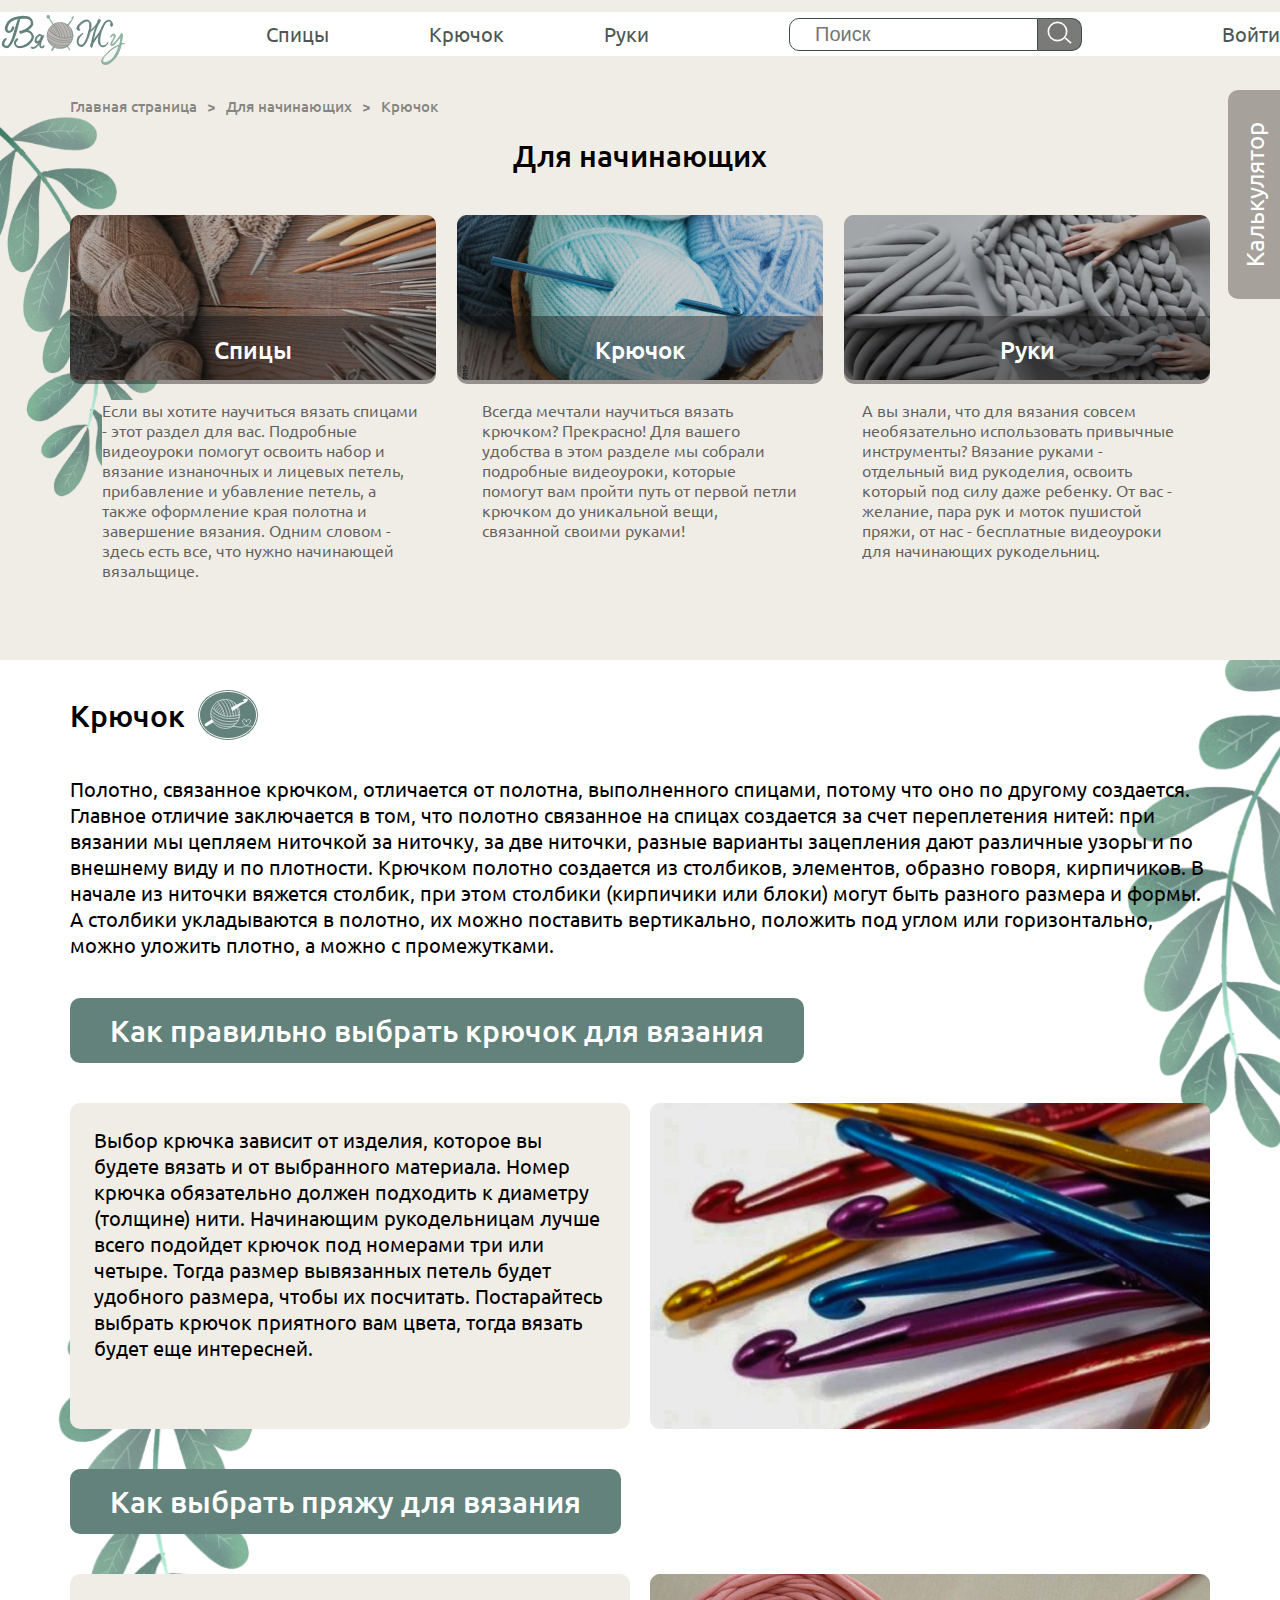
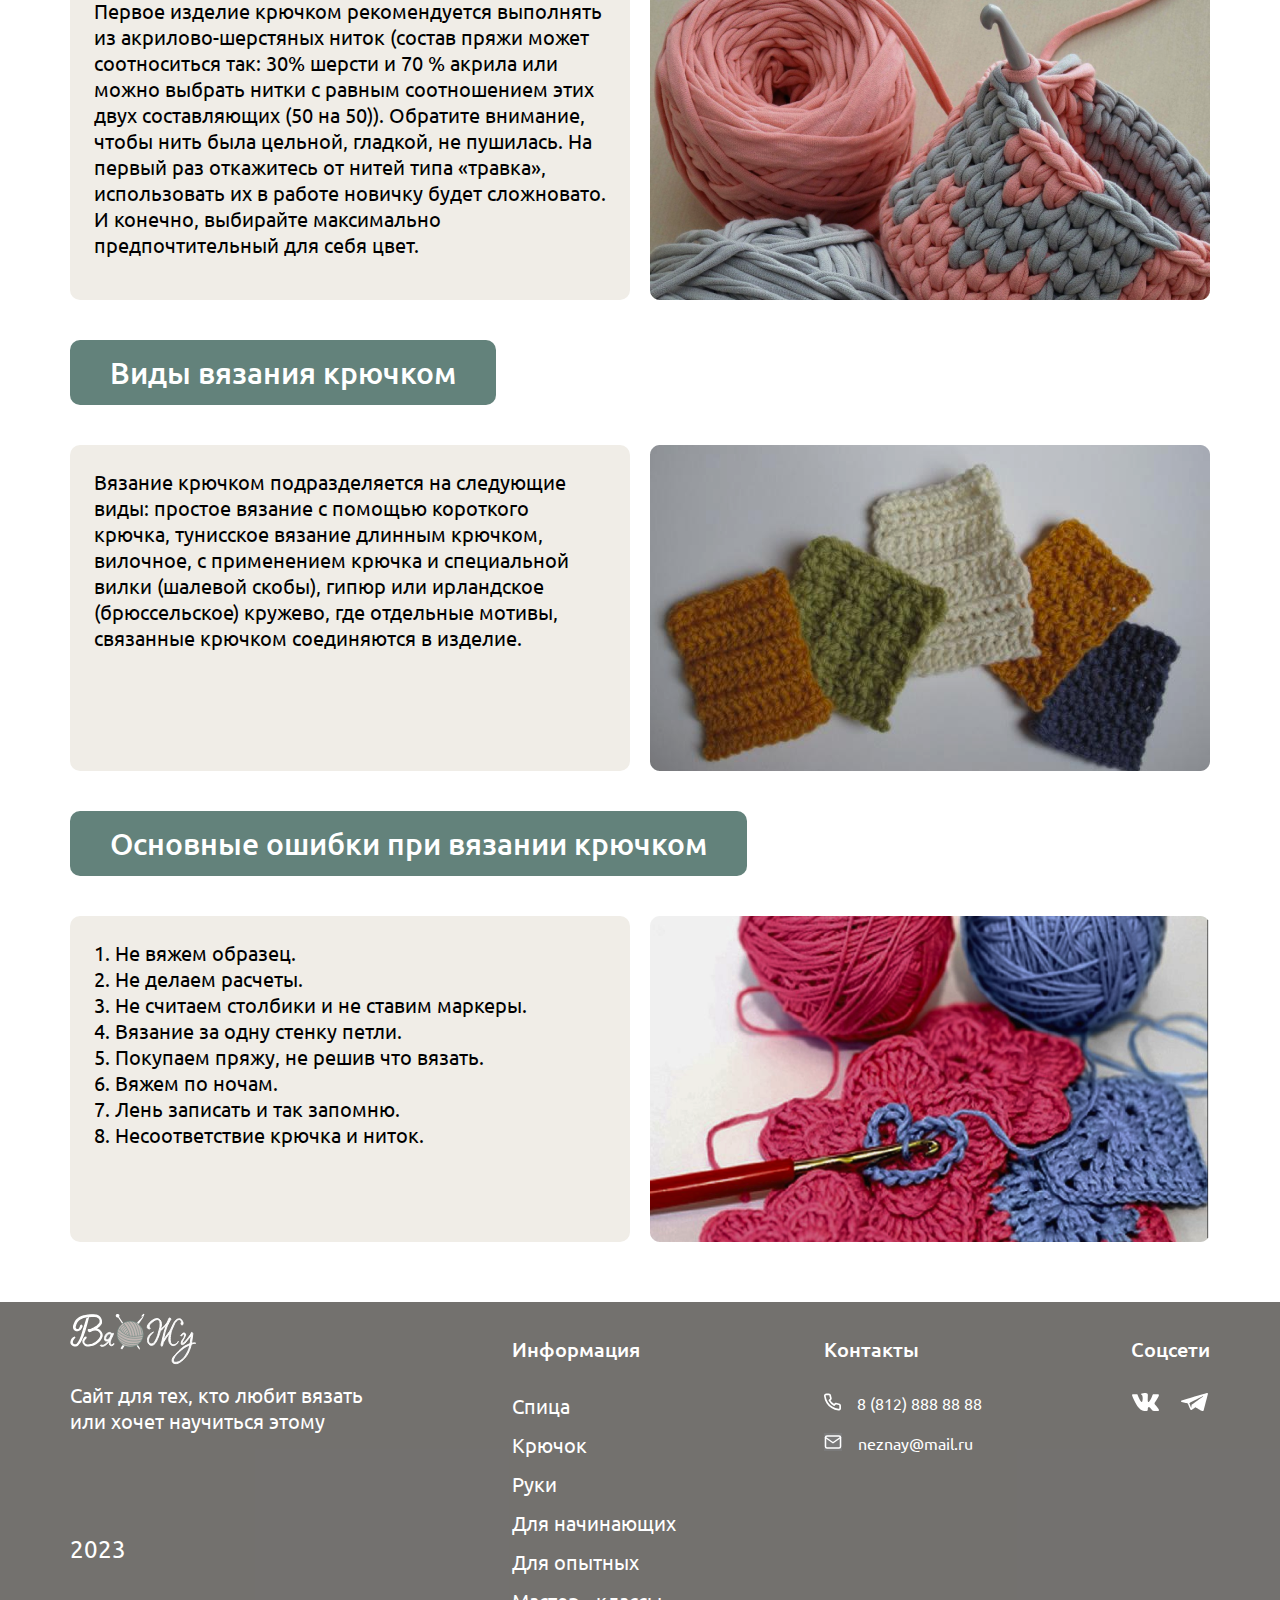
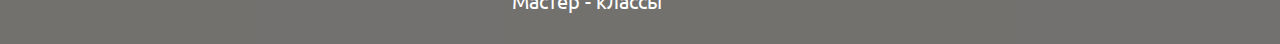
<file: kryuchok.html>
<!DOCTYPE html>
<html lang="en">

<head>
    <meta charset="UTF-8">
    <meta http-equiv="X-UA-Compatible" content="IE=edge">
    <meta name="viewport" content="width=device-width, initial-scale=1.0">
    <title>ВяЖу</title>
    <!-- шрифт -->
    <link href="https://fonts.googleapis.com/css2?family=Ubuntu:wght@300;400;500;700&display=swap" rel="stylesheet">
    <!-- стили -->
    <link rel="stylesheet" href="./css/style.css">
    <!-- favicons -->
    <link rel="apple-touch-icon" sizes="57x57" href="./icons/favicons">
    <link rel="apple-touch-icon" sizes="60x60" href="./icons/favicons/apple-icon-60x60.png">
    <link rel="apple-touch-icon" sizes="72x72" href="./icons/favicons/apple-icon-72x72.png">
    <link rel="apple-touch-icon" sizes="76x76" href="./icons/favicons/apple-icon-76x76.png">
    <link rel="apple-touch-icon" sizes="114x114" href="./icons/favicons/apple-icon-114x114.png">
    <link rel="apple-touch-icon" sizes="120x120" href="./icons/favicons/apple-icon-120x120.png">
    <link rel="apple-touch-icon" sizes="144x144" href="./icons/favicons/apple-icon-144x144.png">
    <link rel="apple-touch-icon" sizes="152x152" href="./icons/favicons/apple-icon-152x152.png">
    <link rel="apple-touch-icon" sizes="180x180" href="./icons/favicons/apple-icon-180x180.png">
    <link rel="icon" type="image/png" sizes="192x192" href="./icons/favicons/android-icon-192x192.png">
    <link rel="icon" type="image/png" sizes="32x32" href="./icons/favicons/favicon-32x32.png">
    <link rel="icon" type="image/png" sizes="96x96" href="./icons/favicons/favicon-96x96.png">
    <link rel="icon" type="image/png" sizes="16x16" href="./icons/favicons/favicon-16x16.png">
    <link rel="manifest" href="./icons/favicons/manifest.json">
    <meta name="msapplication-TileColor" content="#ffffff">
    <meta name="msapplication-TileImage" content="./icons/favicons/ms-icon-144x144.png">
    <meta name="theme-color" content="#ffffff">
</head>

<body>
    <!-- Header Nav -->
    <header class="header padding-top-12px">
        <nav class="nav">
            <a href="index.html"><img class="nav__logo margin-right-100px" src="./icons/new-logo-vector.svg" alt=""></a>
            <ul class="nav__menu">
                <li><a class="nav__menu-item margin-right-100px" href="spitsy.html">Спицы</a></li>
                <li><a class="nav__menu-item margin-right-100px" href="kryuchok.html">Крючок</a></li>
                <li><a class="nav__menu-item margin-right-100px" href="ruki.html">Руки</a></li>
            </ul>
            <form class="nav__box-search margin-right-100px" action="#">
                <input class="nav__search " placeholder="Поиск" type="search">
                <button class="nav__btn-search">
                    <img src="./icons/lupa.svg" alt="">
                </button>
            </form>
            <a class="nav__entry" href="#">Войти</a>
        </nav>
    </header>

    <!-- Основные секции -->
    <main>

        <!-- Калькулятор -->
        <a class="calculator-follows" href="#">
            <div class="calculator-follows__text">Калькулятор</div>
        </a>

        <!-- Карточки с выбором инструмента вязания -->
        <section class="section-main">

            <!-- Растение на фоне -->
            <img class="planet-bg planet-bg_small" src="./img/plant-background.png" alt="">

            <div class="container">

                <!-- Хлебные корочки -->
                <nav class="nav-breadcrumb padding-top-40px margin-bottom-20px">
                    <ol class="breadcrumb">
                        <li class="breadcrumb__item breadcrumb__without-sign margin-right-10px"><a
                                href="index.html">Главная страница</a></li>
                        <li class="breadcrumb__item margin-right-10px"><a href="Dlya-nachinayushchikh.html">Для
                                начинающих</a></li>
                        <li class="breadcrumb__item">Крючок</li>
                    </ol>
                </nav>

                <h1 class="first-title margin-bottom-40px">Для начинающих</h1>
                <!-- Карточки -->
                <div class="wrapper-cards margin-bottom-20px">
                    <a href="spitsy.html" class="card">
                        <img class="card__photo card__photo_mini" src="./img/spitsy.png" alt="photo-1">
                        <h2 class="card__title card__title_upper">Спицы</h2>
                    </a>
                    <a href="kryuchok.html" class="card">
                        <img class="card__photo card__photo_mini" src="./img/kruchok.png" alt="photo-1">
                        <h2 class="card__title card__title_upper">Крючок</h2>
                    </a>
                    <a href="ruki.html" class="card">
                        <img class="card__photo card__photo_mini" src="./img/ruki.png" alt="photo-1">
                        <h2 class="card__title card__title_upper">Руки</h2>
                    </a>
                </div>
                <!-- Текст под карточками -->
                <div class="wrapper-text padding-bottom-80px">
                    <p class="text">Если вы хотите научиться вязать спицами - этот раздел для вас. Подробные видеоуроки
                        помогут освоить набор и вязание изнаночных и лицевых петель, прибавление и убавление петель, а
                        также оформление края полотна и завершение вязания. Одним словом - здесь есть все, что нужно
                        начинающей вязальщице.</p>
                    <p class="text">Всегда мечтали научиться вязать крючком? Прекрасно! Для вашего удобства в этом
                        разделе мы собрали подробные видеоуроки, которые помогут вам пройти путь от первой петли крючком
                        до уникальной вещи, связанной своими руками!
                    </p>
                    <p class="text">А вы знали, что для вязания совсем необязательно использовать привычные инструменты?
                        Вязание руками - отдельный вид рукоделия, освоить который под силу даже ребенку. От вас -
                        желание, пара рук и моток пушистой пряжи, от нас - бесплатные видеоуроки для начинающих
                        рукодельниц.
                    </p>
                </div>
            </div>
        </section>

        <!-- Секция со статьями про вязание -->
        <section class="articles">

            <!-- Растения на фоне 2шт -->
            <img class="planet-bg articles__planet-bg-1" src="./img/planet-bg-left-side.png" alt="">
            <img class="planet-bg articles__planet-bg-2 articles__planet-bg-2_kryuchok" src="./img/planet-bg-left-side.png" alt="">
            
                <div class="container">

                    <h2 class="second-title second-title_left margin-bottom-36px padding-top-30px">Крючок<img
                            class="padding-left-13px" src="./icons/kryuchok-icon.svg" alt=""></h2>
                    <p class="second-text margin-bottom-40px">Полотно, связанное крючком, отличается от полотна,
                        выполненного спицами, потому что оно по другому создается. Главное отличие заключается в том,
                        что полотно связанное на спицах создается за счет переплетения нитей: при вязании мы цепляем
                        ниточкой за ниточку, за две ниточки, разные варианты зацепления дают различные узоры и по
                        внешнему виду и по плотности. Крючком полотно создается из столбиков, элементов, образно говоря,
                        кирпичиков. В начале из ниточки вяжется столбик, при этом столбики (кирпичики или блоки) могут
                        быть разного размера и формы. А столбики укладываются в полотно, их можно поставить вертикально,
                        положить под углом или горизонтально, можно уложить плотно, а можно с промежутками.</p>

                    <!-- Блок с контентом 1 -->
                    <div class="block-with-content">
                        <h3 class="block-with-content__third-title margin-bottom-40px">Как правильно выбрать крючок для
                            вязания</h3>
                        <div class="wrapper">
                            <div class="wrapper__text">Выбор крючка зависит от изделия, которое вы будете вязать и от
                                выбранного материала.
                                Номер крючка обязательно должен подходить к диаметру (толщине) нити.
                                Начинающим рукодельницам лучше всего подойдет крючок под номерами три или четыре. Тогда
                                размер вывязанных петель будет удобного размера, чтобы их посчитать.
                                Постарайтесь выбрать крючок приятного вам цвета, тогда вязать будет еще интересней.
                            </div>
                            <img src="./img/kryuchok-1.png" alt="" class="wrapper__img">
                        </div>
                    </div>

                    <!-- Блок с контентом 2 -->
                    <div class="block-with-content">
                        <h3 class="block-with-content__third-title margin-bottom-40px">Как выбрать пряжу для вязания
                        </h3>
                        <div class="wrapper">
                            <div class="wrapper__text">Первое изделие крючком рекомендуется выполнять из
                                акрилово-шерстяных ниток (состав пряжи может соотноситься так: 30% шерсти и 70 % акрила
                                или можно выбрать нитки с равным соотношением этих двух составляющих (50 на 50)).
                                Обратите внимание, чтобы нить была цельной, гладкой, не пушилась. На первый раз
                                откажитесь от нитей типа «травка», использовать их в работе новичку будет сложновато. И
                                конечно, выбирайте максимально предпочтительный для себя цвет.
                            </div>
                            <img src="./img/kryuchok-2.png" alt="" class="wrapper__img">
                        </div>
                    </div>

                    <!-- Блок с контентом 3 -->
                    <div class="block-with-content">
                        <h3 class="block-with-content__third-title margin-bottom-40px">Виды вязания крючком</h3>
                        <div class="wrapper">
                            <div class="wrapper__text">Вязание крючком подразделяется на следующие виды: простое вязание
                                с помощью короткого крючка, тунисское вязание длинным крючком, вилочное, с применением
                                крючка и специальной вилки (шалевой скобы), гипюр или ирландское (брюссельское) кружево,
                                где отдельные мотивы, связанные крючком соединяются в изделие.
                            </div>
                            <img src="./img/kryuchok-3.png" alt="" class="wrapper__img">
                        </div>
                    </div>

                    <!-- Блок с контентом 4 -->
                    <div class="block-with-content">
                        <h3 class="block-with-content__third-title margin-bottom-40px">Основные ошибки при вязании
                            крючком</h3>
                        <div class="wrapper">
                            <div class="wrapper__text">1. Не вяжем образец. <br>
                                2. Не делаем расчеты. <br>
                                3. Не считаем столбики и не ставим маркеры. <br>
                                4. Вязание за одну стенку петли. <br>
                                5. Покупаем пряжу, не решив что вязать. <br>
                                6. Вяжем по ночам. <br>
                                7. Лень записать и так запомню. <br>
                                8. Несоответствие крючка и ниток.
                            </div>
                            <img src="./img/kryuchok-4.png" alt="" class="wrapper__img">
                        </div>
                    </div>

                </div>
        </section>

    </main>




    <!-- Footer -->
    <footer class="footer">
        <div class="container footer__container">
            <div class="footer-logo">
                <a href="index.html"><img class="footer-logo__logo" src="./icons/new-logo-footer-vector.svg" alt=""></a>
                <p class="footer-logo__description">Сайт для тех, кто любит вязать <br> или хочет научиться этому
                </p>
                <p class="footer-logo__year">2023</p>
            </div>
            <div class="info">
                <h6 class="footer-title margin-bottom-30px padding-top-34px">Информация</h6>
                <ul class="info__footer-menu">
                    <li><a class="info__footer-item" href="#">Спица</a></li>
                    <li><a class="info__footer-item" href="#">Крючок</a></li>
                    <li><a class="info__footer-item" href="#">Руки</a></li>
                    <li><a class="info__footer-item" href="#">Для начинающих</a></li>
                    <li><a class="info__footer-item" href="#">Для опытных</a></li>
                    <li><a class="info__footer-item" href="#">Мастер - классы</a></li>
                </ul>
            </div>
            <div class="contacts">
                <h6 class="footer-title margin-bottom-30px padding-top-34px">Контакты</h6>
                <ul class="contacts__list">
                    <li class="contacts__item margin-bottom-20px"><img class="contacts__footer-icon"
                            src="./icons/footer-phone.svg" alt="">8 (812) 888 88 88</li>
                    <li class="contacts__item"><img class="contacts__footer-icon" src="./icons/footer-mail.svg"
                            alt="">neznay@mail.ru</li>
                </ul>
            </div>
            <div class="social-media">
                <h6 class="footer-title margin-bottom-30px padding-top-34px">Соцсети</h6>
                <a href="#"><img class="social-media__footer-vk" src="./icons/vk.svg" alt="vk"></a>
                <a href="#"><img class="social-media__footer-tel" src="./icons/tel.svg" alt="tel"></a>
            </div>
        </div>
    </footer>


</body>

</html>
</file>
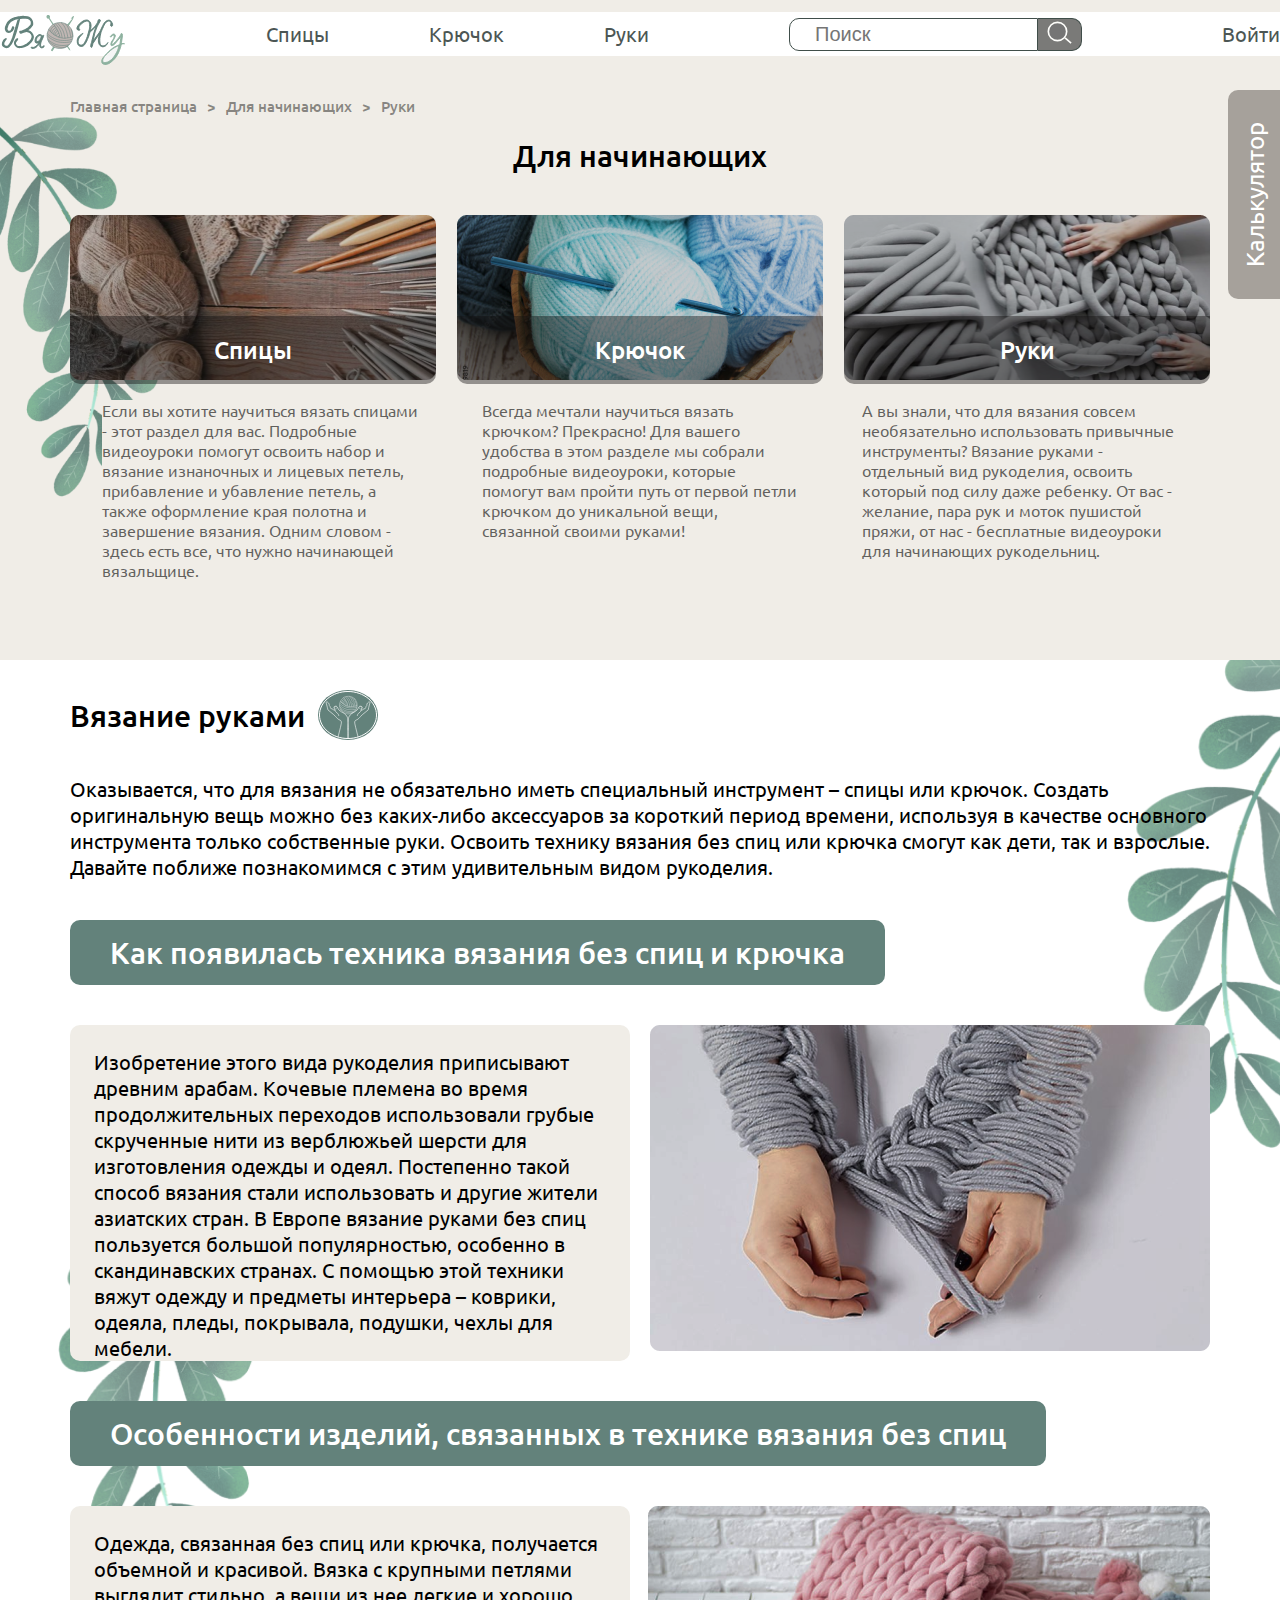
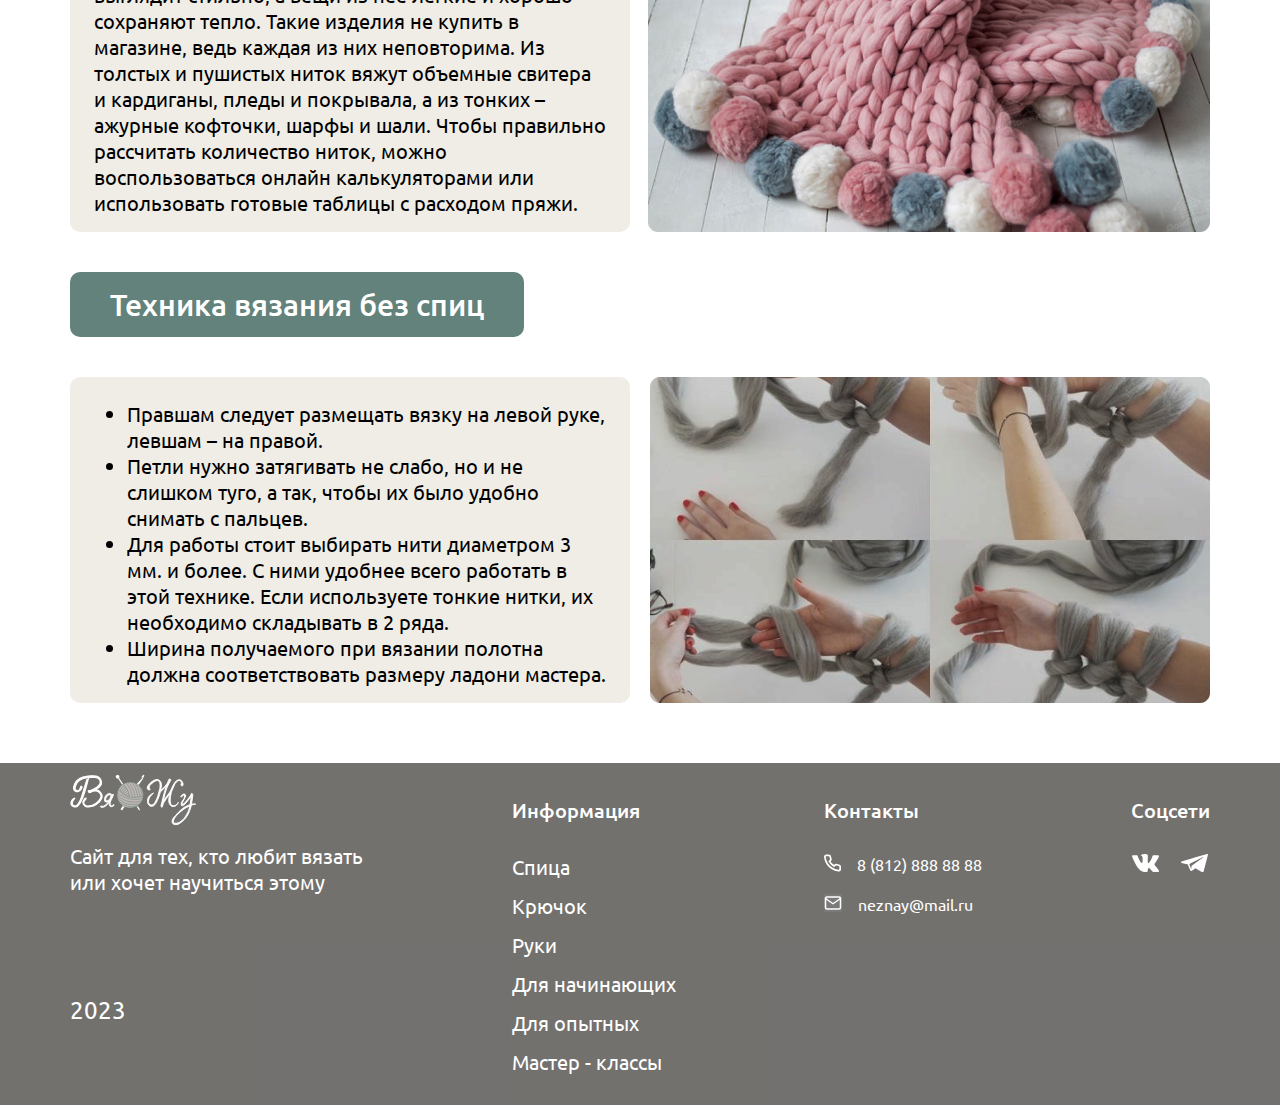
<file: ruki.html>
<!DOCTYPE html>
<html lang="en">

<head>
    <meta charset="UTF-8">
    <meta http-equiv="X-UA-Compatible" content="IE=edge">
    <meta name="viewport" content="width=device-width, initial-scale=1.0">
    <title>ВяЖу</title>
    <!-- шрифт -->
    <link href="https://fonts.googleapis.com/css2?family=Ubuntu:wght@300;400;500;700&display=swap" rel="stylesheet">
    <!-- стили -->
    <link rel="stylesheet" href="./css/style.css">
    <!-- favicons -->
    <link rel="apple-touch-icon" sizes="57x57" href="./icons/favicons">
    <link rel="apple-touch-icon" sizes="60x60" href="./icons/favicons/apple-icon-60x60.png">
    <link rel="apple-touch-icon" sizes="72x72" href="./icons/favicons/apple-icon-72x72.png">
    <link rel="apple-touch-icon" sizes="76x76" href="./icons/favicons/apple-icon-76x76.png">
    <link rel="apple-touch-icon" sizes="114x114" href="./icons/favicons/apple-icon-114x114.png">
    <link rel="apple-touch-icon" sizes="120x120" href="./icons/favicons/apple-icon-120x120.png">
    <link rel="apple-touch-icon" sizes="144x144" href="./icons/favicons/apple-icon-144x144.png">
    <link rel="apple-touch-icon" sizes="152x152" href="./icons/favicons/apple-icon-152x152.png">
    <link rel="apple-touch-icon" sizes="180x180" href="./icons/favicons/apple-icon-180x180.png">
    <link rel="icon" type="image/png" sizes="192x192" href="./icons/favicons/android-icon-192x192.png">
    <link rel="icon" type="image/png" sizes="32x32" href="./icons/favicons/favicon-32x32.png">
    <link rel="icon" type="image/png" sizes="96x96" href="./icons/favicons/favicon-96x96.png">
    <link rel="icon" type="image/png" sizes="16x16" href="./icons/favicons/favicon-16x16.png">
    <link rel="manifest" href="./icons/favicons/manifest.json">
    <meta name="msapplication-TileColor" content="#ffffff">
    <meta name="msapplication-TileImage" content="./icons/favicons/ms-icon-144x144.png">
    <meta name="theme-color" content="#ffffff">
</head>

<body>
    <!-- Header Nav -->
    <header class="header padding-top-12px">
        <nav class="nav">
            <a href="index.html"><img class="nav__logo margin-right-100px" src="./icons/new-logo-vector.svg" alt=""></a>
            <ul class="nav__menu">
                <li><a class="nav__menu-item margin-right-100px" href="spitsy.html">Спицы</a></li>
                <li><a class="nav__menu-item margin-right-100px" href="kryuchok.html">Крючок</a></li>
                <li><a class="nav__menu-item margin-right-100px" href="ruki.html">Руки</a></li>
            </ul>
            <form class="nav__box-search margin-right-100px" action="#">
                <input class="nav__search " placeholder="Поиск" type="search">
                <button class="nav__btn-search">
                    <img src="./icons/lupa.svg" alt="">
                </button>
            </form>
            <a class="nav__entry" href="#">Войти</a>
        </nav>
    </header>

    <!-- Основные секции -->
    <main>

        <!-- Калькулятор -->
        <a class="calculator-follows" href="#">
            <div class="calculator-follows__text">Калькулятор</div>
        </a>

        <!-- Карточки с выбором инструмента вязания -->
        <section class="section-main">

            <!-- Растение на фоне -->
            <img class="planet-bg planet-bg_small" src="./img/plant-background.png" alt="">

            <div class="container">

                <!-- Хлебные корочки -->
                <nav class="nav-breadcrumb padding-top-40px margin-bottom-20px">
                    <ol class="breadcrumb">
                        <li class="breadcrumb__item breadcrumb__without-sign margin-right-10px"><a
                                href="index.html">Главная страница</a></li>
                        <li class="breadcrumb__item margin-right-10px"><a href="Dlya-nachinayushchikh.html">Для
                                начинающих</a></li>
                        <li class="breadcrumb__item">Руки</li>
                    </ol>
                </nav>

                <h1 class="first-title margin-bottom-40px">Для начинающих</h1>
                <!-- Карточки -->
                <div class="wrapper-cards margin-bottom-20px">
                    <a href="spitsy.html" class="card">
                        <img class="card__photo card__photo_mini" src="./img/spitsy.png" alt="photo-1">
                        <h2 class="card__title card__title_upper">Спицы</h2>
                    </a>
                    <a href="kryuchok.html" class="card">
                        <img class="card__photo card__photo_mini" src="./img/kruchok.png" alt="photo-1">
                        <h2 class="card__title card__title_upper">Крючок</h2>
                    </a>
                    <a href="ruki.html" class="card">
                        <img class="card__photo card__photo_mini" src="./img/ruki.png" alt="photo-1">
                        <h2 class="card__title card__title_upper">Руки</h2>
                    </a>
                </div>
                <!-- Текст под карточками -->
                <div class="wrapper-text padding-bottom-80px">
                    <p class="text">Если вы хотите научиться вязать спицами - этот раздел для вас. Подробные видеоуроки
                        помогут освоить набор и вязание изнаночных и лицевых петель, прибавление и убавление петель, а
                        также оформление края полотна и завершение вязания. Одним словом - здесь есть все, что нужно
                        начинающей вязальщице.</p>
                    <p class="text">Всегда мечтали научиться вязать крючком? Прекрасно! Для вашего удобства в этом
                        разделе мы собрали подробные видеоуроки, которые помогут вам пройти путь от первой петли крючком
                        до уникальной вещи, связанной своими руками!
                    </p>
                    <p class="text">А вы знали, что для вязания совсем необязательно использовать привычные инструменты?
                        Вязание руками - отдельный вид рукоделия, освоить который под силу даже ребенку. От вас -
                        желание, пара рук и моток пушистой пряжи, от нас - бесплатные видеоуроки для начинающих
                        рукодельниц.
                    </p>
                </div>
            </div>
        </section>

        <!-- Секция со статьями про вязание -->
        <section class="articles">

            <!-- Растения на фоне 2шт -->
            <img class="planet-bg articles__planet-bg-1" src="./img/planet-bg-left-side.png" alt="">
            <img class="planet-bg articles__planet-bg-2" src="./img/planet-bg-left-side.png" alt="">

                <div class="container">

                    <h2 class="second-title second-title_left margin-bottom-36px padding-top-30px">Вязание руками<img
                            class="padding-left-13px" src="./icons/rukami-icon.svg" alt=""></h2>
                    <p class="second-text margin-bottom-40px">Оказывается, что для вязания не обязательно иметь
                        специальный инструмент – спицы или крючок. Создать оригинальную вещь можно без каких-либо
                        аксессуаров за короткий период времени, используя в качестве основного инструмента только
                        собственные руки. Освоить технику вязания без спиц или крючка смогут как дети, так и взрослые.
                        Давайте поближе познакомимся с этим удивительным видом рукоделия.
                    </p>

                    <!-- Блок с контентом 1 -->
                    <div class="block-with-content">
                        <h3 class="block-with-content__third-title margin-bottom-40px">Как появилась техника вязания без
                            спиц и крючка</h3>
                        <div class="wrapper">
                            <div class="wrapper__text">Изобретение этого вида рукоделия приписывают древним арабам.
                                Кочевые племена во время продолжительных переходов использовали грубые скрученные нити
                                из верблюжьей шерсти для изготовления одежды и одеял. Постепенно такой способ вязания
                                стали использовать и другие жители азиатских стран. В Европе вязание руками без спиц
                                пользуется большой популярностью, особенно в скандинавских странах. С помощью этой
                                техники вяжут одежду и предметы интерьера – коврики, одеяла, пледы, покрывала, подушки,
                                чехлы для мебели.
                            </div>
                            <img src="./img/ruki1-1.png" alt="" class="wrapper__img">
                        </div>
                    </div>

                    <!-- Блок с контентом 2 -->
                    <div class="block-with-content">
                        <h3 class="block-with-content__third-title margin-bottom-40px">Особенности изделий, связанных в
                            технике вязания без спиц
                        </h3>
                        <div class="wrapper">
                            <div class="wrapper__text">Одежда, связанная без спиц или крючка, получается объемной и
                                красивой. Вязка с крупными петлями выглядит стильно, а вещи из нее легкие и хорошо
                                сохраняют тепло. Такие изделия не купить в магазине, ведь каждая из них неповторима. Из
                                толстых и пушистых ниток вяжут объемные свитера и кардиганы, пледы и покрывала, а из
                                тонких – ажурные кофточки, шарфы и шали.
                                Чтобы правильно рассчитать количество ниток, можно воспользоваться онлайн калькуляторами
                                или использовать готовые таблицы с расходом пряжи.
                            </div>
                            <img src="./img/ruki1-2.png" alt="" class="wrapper__img">
                        </div>
                    </div>

                    <!-- Блок с контентом 3 -->
                    <div class="block-with-content">
                        <h3 class="block-with-content__third-title margin-bottom-40px">Техника вязания без спиц</h3>
                        <div class="wrapper">
                            <div class="wrapper__text">
                                <ul>
                                    <li>Правшам следует размещать вязку на левой руке, левшам – на правой.
                                    </li>
                                    <li>Петли нужно затягивать не слабо, но и не слишком туго, а так, чтобы их было
                                        удобно снимать с пальцев.
                                    </li>
                                    <li>Для работы стоит выбирать нити диаметром 3 мм. и более. С ними удобнее всего
                                        работать в этой технике. Если используете тонкие нитки, их необходимо складывать
                                        в 2 ряда.
                                    </li>
                                    <li> Ширина получаемого при вязании полотна должна соответствовать размеру ладони
                                        мастера.
                                    </li>
                                </ul>
                            </div>
                            <img src="./img/ruki1-3.png" alt="" class="wrapper__img">
                        </div>
                    </div>

                </div>
        </section>

    </main>




    <!-- Footer -->
    <footer class="footer">
        <div class="container footer__container">
            <div class="footer-logo">
                <a href="index.html"><img class="footer-logo__logo" src="./icons/new-logo-footer-vector.svg" alt=""></a>
                <p class="footer-logo__description">Сайт для тех, кто любит вязать <br> или хочет научиться этому
                </p>
                <p class="footer-logo__year">2023</p>
            </div>
            <div class="info">
                <h6 class="footer-title margin-bottom-30px padding-top-34px">Информация</h6>
                <ul class="info__footer-menu">
                    <li><a class="info__footer-item" href="#">Спица</a></li>
                    <li><a class="info__footer-item" href="#">Крючок</a></li>
                    <li><a class="info__footer-item" href="#">Руки</a></li>
                    <li><a class="info__footer-item" href="#">Для начинающих</a></li>
                    <li><a class="info__footer-item" href="#">Для опытных</a></li>
                    <li><a class="info__footer-item" href="#">Мастер - классы</a></li>
                </ul>
            </div>
            <div class="contacts">
                <h6 class="footer-title margin-bottom-30px padding-top-34px">Контакты</h6>
                <ul class="contacts__list">
                    <li class="contacts__item margin-bottom-20px"><img class="contacts__footer-icon"
                            src="./icons/footer-phone.svg" alt="">8 (812) 888 88 88</li>
                    <li class="contacts__item"><img class="contacts__footer-icon" src="./icons/footer-mail.svg"
                            alt="">neznay@mail.ru</li>
                </ul>
            </div>
            <div class="social-media">
                <h6 class="footer-title margin-bottom-30px padding-top-34px">Соцсети</h6>
                <a href="#"><img class="social-media__footer-vk" src="./icons/vk.svg" alt="vk"></a>
                <a href="#"><img class="social-media__footer-tel" src="./icons/tel.svg" alt="tel"></a>
            </div>
        </div>
    </footer>


</body>

</html>
</file>
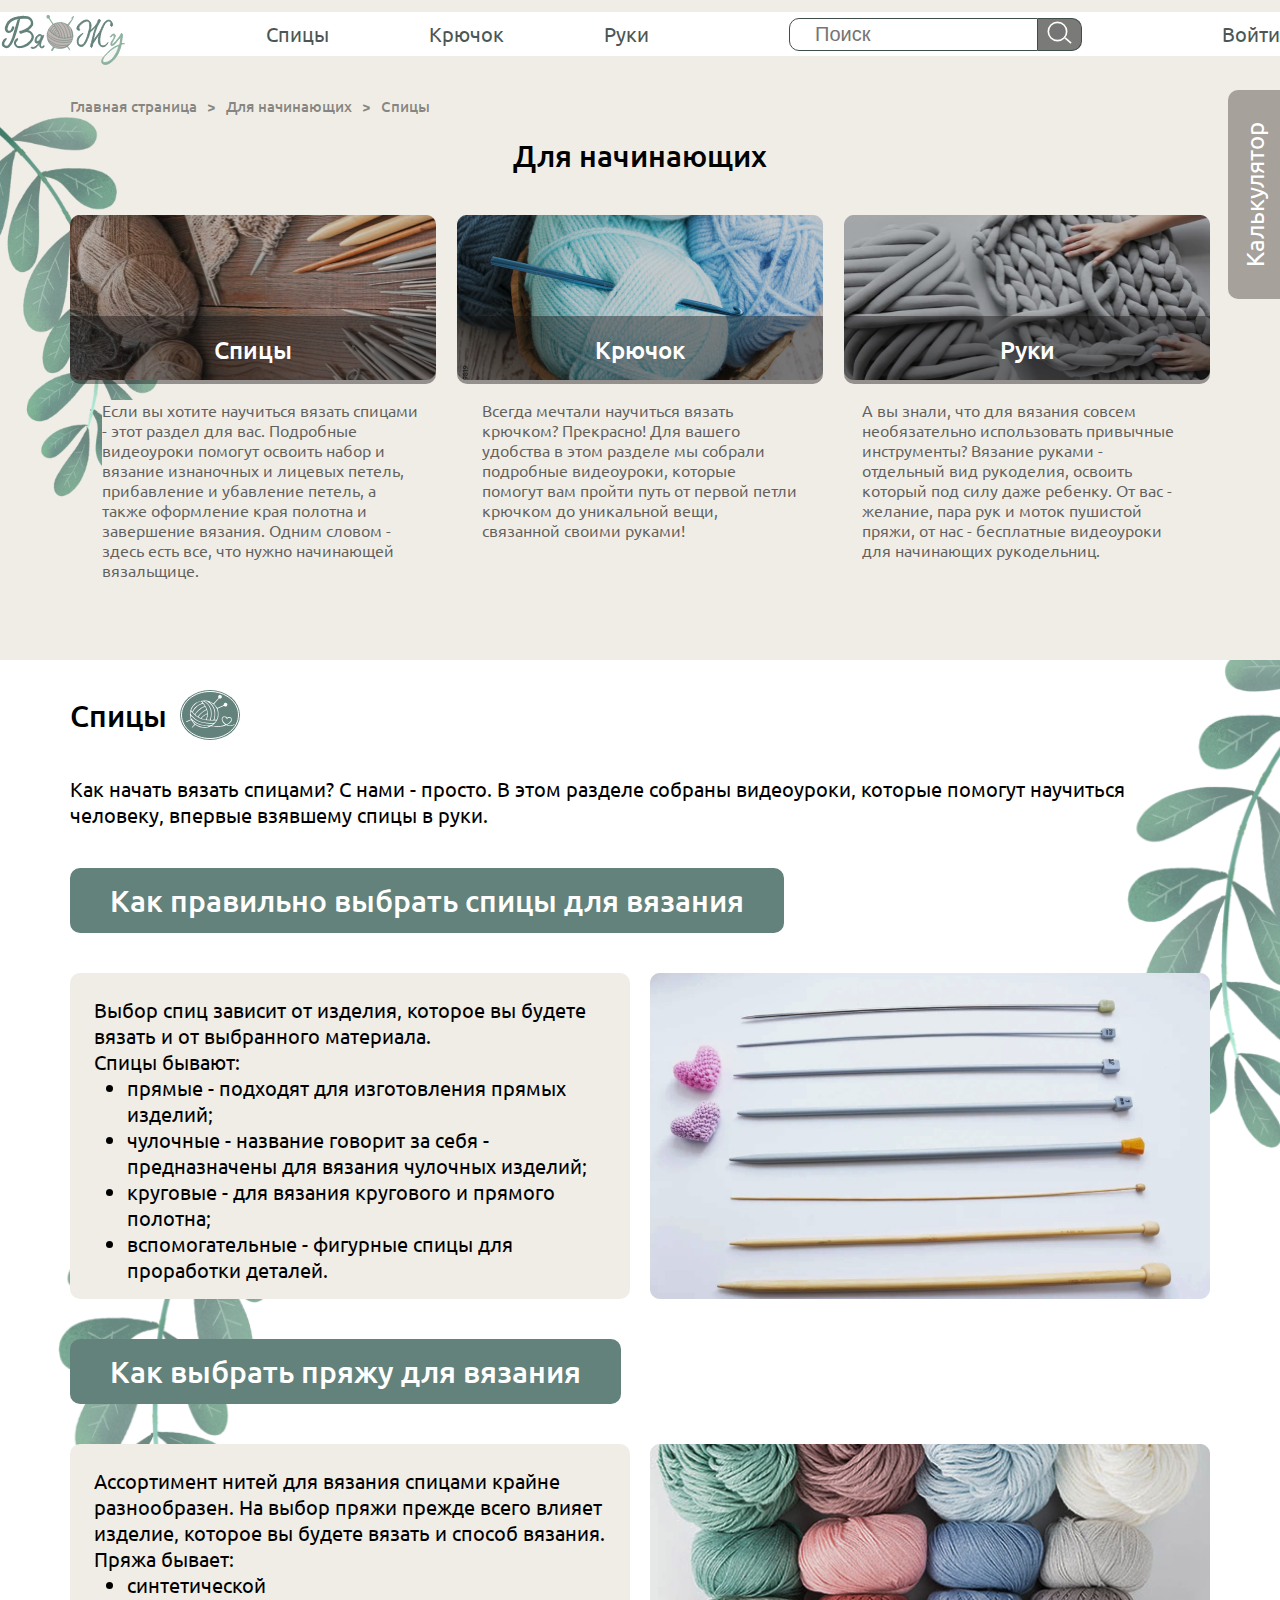
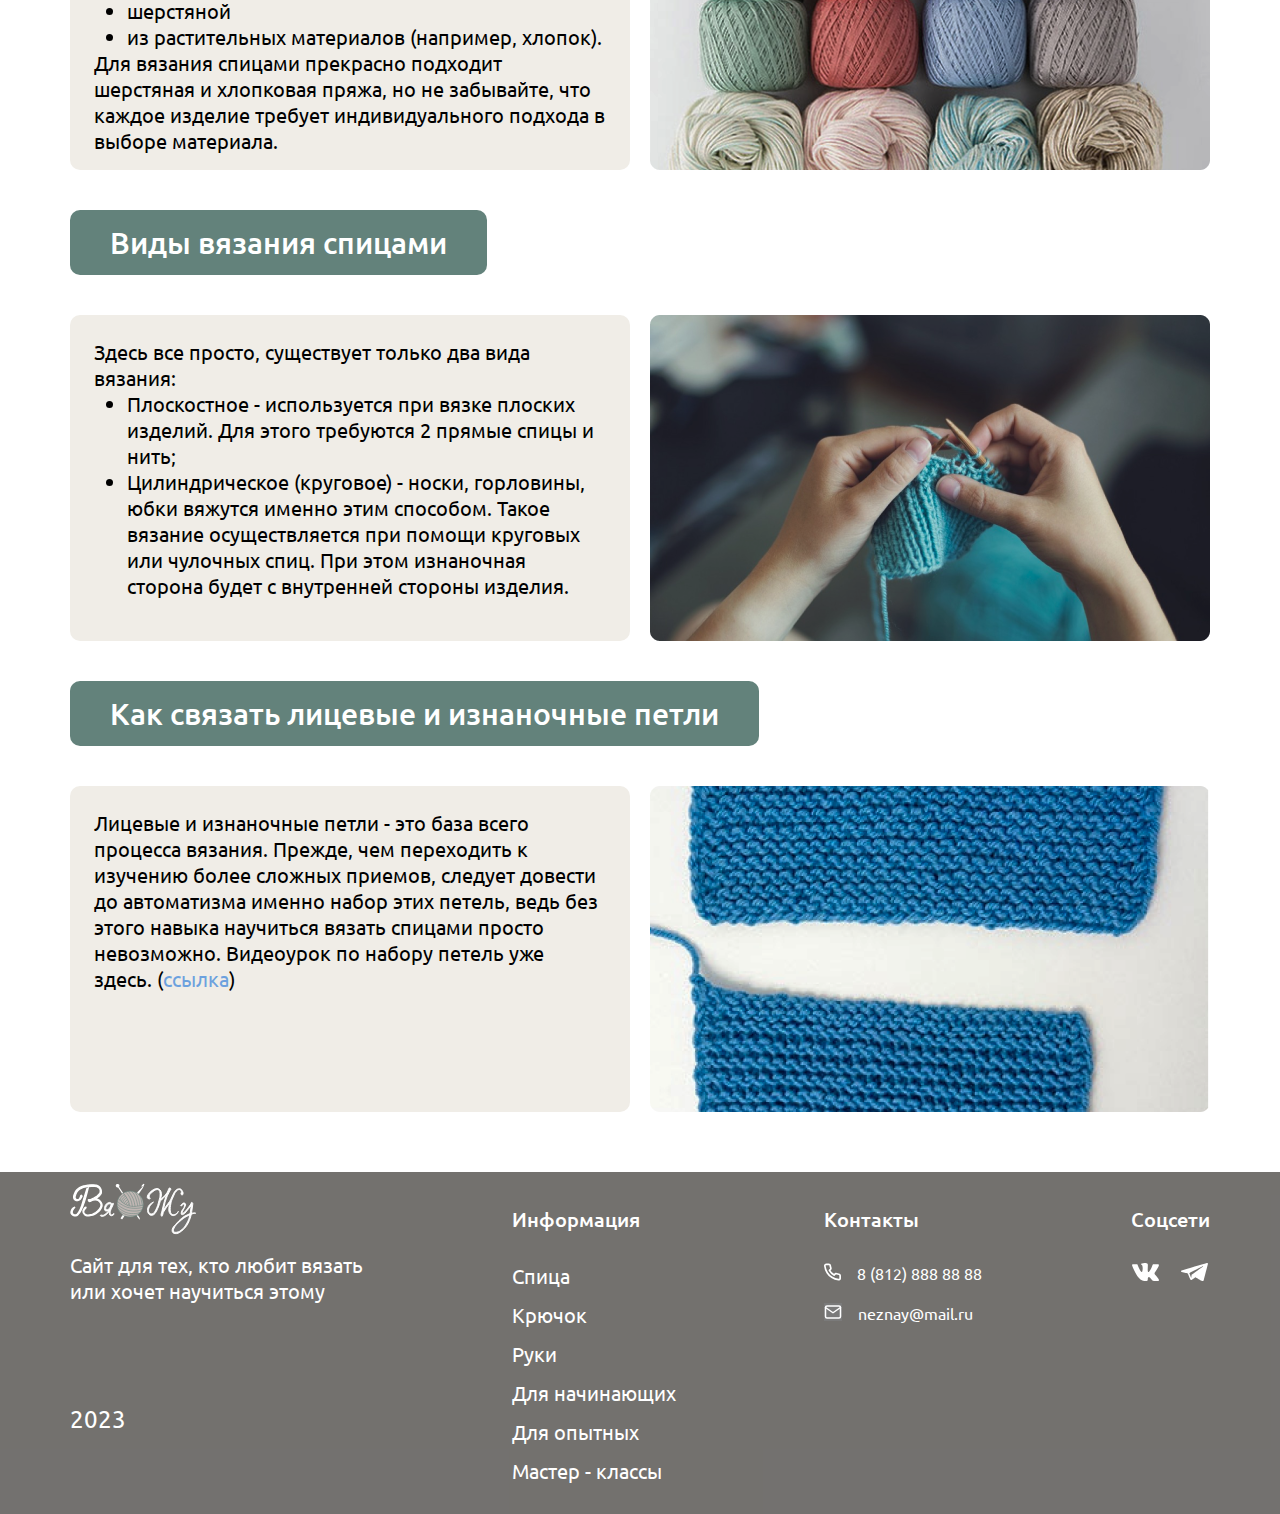
<file: spitsy.html>
<!DOCTYPE html>
<html lang="en">

<head>
    <meta charset="UTF-8">
    <meta http-equiv="X-UA-Compatible" content="IE=edge">
    <meta name="viewport" content="width=device-width, initial-scale=1.0">
    <title>ВяЖу</title>
    <!-- шрифт -->
    <link href="https://fonts.googleapis.com/css2?family=Ubuntu:wght@300;400;500;700&display=swap" rel="stylesheet">
    <!-- стили -->
    <link rel="stylesheet" href="./css/style.css">
    <!-- favicons -->
    <link rel="apple-touch-icon" sizes="57x57" href="./icons/favicons">
    <link rel="apple-touch-icon" sizes="60x60" href="./icons/favicons/apple-icon-60x60.png">
    <link rel="apple-touch-icon" sizes="72x72" href="./icons/favicons/apple-icon-72x72.png">
    <link rel="apple-touch-icon" sizes="76x76" href="./icons/favicons/apple-icon-76x76.png">
    <link rel="apple-touch-icon" sizes="114x114" href="./icons/favicons/apple-icon-114x114.png">
    <link rel="apple-touch-icon" sizes="120x120" href="./icons/favicons/apple-icon-120x120.png">
    <link rel="apple-touch-icon" sizes="144x144" href="./icons/favicons/apple-icon-144x144.png">
    <link rel="apple-touch-icon" sizes="152x152" href="./icons/favicons/apple-icon-152x152.png">
    <link rel="apple-touch-icon" sizes="180x180" href="./icons/favicons/apple-icon-180x180.png">
    <link rel="icon" type="image/png" sizes="192x192" href="./icons/favicons/android-icon-192x192.png">
    <link rel="icon" type="image/png" sizes="32x32" href="./icons/favicons/favicon-32x32.png">
    <link rel="icon" type="image/png" sizes="96x96" href="./icons/favicons/favicon-96x96.png">
    <link rel="icon" type="image/png" sizes="16x16" href="./icons/favicons/favicon-16x16.png">
    <link rel="manifest" href="./icons/favicons/manifest.json">
    <meta name="msapplication-TileColor" content="#ffffff">
    <meta name="msapplication-TileImage" content="./icons/favicons/ms-icon-144x144.png">
    <meta name="theme-color" content="#ffffff">
</head>

<body>
    <!-- Header Nav -->
    <header class="header padding-top-12px">
        <nav class="nav">
            <a href="index.html"><img class="nav__logo margin-right-100px" src="./icons/new-logo-vector.svg" alt=""></a>
            <ul class="nav__menu">
                <li><a class="nav__menu-item margin-right-100px" href="spitsy.html">Спицы</a></li>
                <li><a class="nav__menu-item margin-right-100px" href="kryuchok.html">Крючок</a></li>
                <li><a class="nav__menu-item margin-right-100px" href="ruki.html">Руки</a></li>
            </ul>
            <form class="nav__box-search margin-right-100px" action="#">
                <input class="nav__search " placeholder="Поиск" type="search">
                <button class="nav__btn-search">
                    <img src="./icons/lupa.svg" alt="">
                </button>
            </form>
            <a class="nav__entry" href="#">Войти</a>
        </nav>
    </header>

    <!-- Основные секции -->
    <main>

        <!-- Калькулятор -->
        <a class="calculator-follows" href="#">
            <div class="calculator-follows__text">Калькулятор</div>
        </a>

        <!-- Карточки с выбором инструмента вязания -->
        <section class="section-main">

            <!-- Растение на фоне -->
            <img class="planet-bg planet-bg_small" src="./img/plant-background.png" alt="">

            <div class="container">

                <!-- Хлебные корочки -->
                <nav class="nav-breadcrumb padding-top-40px margin-bottom-20px">
                    <ol class="breadcrumb">
                        <li class="breadcrumb__item breadcrumb__without-sign margin-right-10px"><a
                                href="index.html">Главная страница</a></li>
                        <li class="breadcrumb__item margin-right-10px"><a href="Dlya-nachinayushchikh.html">Для
                                начинающих</a></li>
                        <li class="breadcrumb__item">Спицы</li>
                    </ol>
                </nav>

                <h1 class="first-title margin-bottom-40px">Для начинающих</h1>
                <!-- Карточки -->
                <div class="wrapper-cards margin-bottom-20px">
                    <a href="spitsy.html" class="card">
                        <img class="card__photo card__photo_mini" src="./img/spitsy.png" alt="photo-1">
                        <h2 class="card__title card__title_upper">Спицы</h2>
                    </a>
                    <a href="kryuchok.html" class="card">
                        <img class="card__photo card__photo_mini" src="./img/kruchok.png" alt="photo-1">
                        <h2 class="card__title card__title_upper">Крючок</h2>
                    </a>
                    <a href="ruki.html" class="card">
                        <img class="card__photo card__photo_mini" src="./img/ruki.png" alt="photo-1">
                        <h2 class="card__title card__title_upper">Руки</h2>
                    </a>
                </div>
                <!-- Текст под карточками -->
                <div class="wrapper-text padding-bottom-80px">
                    <p class="text">Если вы хотите научиться вязать спицами - этот раздел для вас. Подробные видеоуроки
                        помогут освоить набор и вязание изнаночных и лицевых петель, прибавление и убавление петель, а
                        также оформление края полотна и завершение вязания. Одним словом - здесь есть все, что нужно
                        начинающей вязальщице.</p>
                    <p class="text">Всегда мечтали научиться вязать крючком? Прекрасно! Для вашего удобства в этом
                        разделе мы собрали подробные видеоуроки, которые помогут вам пройти путь от первой петли крючком
                        до уникальной вещи, связанной своими руками!
                    </p>
                    <p class="text">А вы знали, что для вязания совсем необязательно использовать привычные инструменты?
                        Вязание руками - отдельный вид рукоделия, освоить который под силу даже ребенку. От вас -
                        желание, пара рук и моток пушистой пряжи, от нас - бесплатные видеоуроки для начинающих
                        рукодельниц.
                    </p>
                </div>
            </div>
        </section>

        <!-- Секция со статьями про вязание -->
        <section class="articles">

            <!-- Растения на фоне 2шт -->
            <img class="planet-bg articles__planet-bg-1" src="./img/planet-bg-left-side.png" alt="">
            <img class="planet-bg articles__planet-bg-2" src="./img/planet-bg-left-side.png" alt="">
            
            <div class="container">
                
                <h2 class="second-title second-title_left margin-bottom-36px padding-top-30px">Спицы<img
                        class="padding-left-13px" src="./icons/clubok-icon.svg" alt=""></h2>
                <p class="second-text margin-bottom-40px">Как начать вязать спицами? С нами - просто. В этом разделе
                    собраны видеоуроки,
                    которые помогут научиться человеку, впервые взявшему спицы в руки.</p>

                <!-- Блок с контентом 1 -->
                <div class="block-with-content">
                    <h3 class="block-with-content__third-title margin-bottom-40px">Как правильно выбрать спицы для
                        вязания</h3>
                    <div class="wrapper">
                        <div class="wrapper__text">Выбор спиц зависит от изделия, которое вы будете вязать и от
                            выбранного
                            материала.<br>
                            Спицы бывают:
                            <ul>
                                <li>прямые - подходят для изготовления прямых изделий;</li>
                                <li>чулочные - название говорит за себя - предназначены для вязания чулочных изделий;
                                </li>
                                <li>круговые - для вязания кругового и прямого полотна;</li>
                                <li>вспомогательные - фигурные спицы для проработки деталей.</li>
                            </ul>
                        </div>
                        <img src="./img/spitsy-1.png" alt="" class="wrapper__img">
                    </div>
                </div>

                <!-- Блок с контентом 2 -->
                <div class="block-with-content">
                    <h3 class="block-with-content__third-title margin-bottom-40px">Как выбрать пряжу для вязания</h3>
                    <div class="wrapper">
                        <div class="wrapper__text">Ассортимент нитей для вязания спицами крайне разнообразен. На выбор пряжи прежде всего влияет изделие, которое вы будете вязать и способ вязания. Пряжа бывает:
                            <ul>
                                <li>синтетической</li>
                                <li>шерстяной</li>
                                <li>из растительных материалов (например, хлопок).</li>
                            </ul>
                            Для вязания спицами прекрасно подходит шерстяная и хлопковая пряжа, но не забывайте, 
                            что каждое изделие требует индивидуального подхода в выборе материала.
                        </div>
                        <img src="./img/spitsy-2.png" alt="" class="wrapper__img">
                    </div>
                </div>

                <!-- Блок с контентом 3 -->
                <div class="block-with-content">
                    <h3 class="block-with-content__third-title margin-bottom-40px">Виды вязания спицами</h3>
                    <div class="wrapper">
                        <div class="wrapper__text">Здесь все просто, существует только два вида вязания:
                            <ul>
                                <li>Плоскостное - используется при вязке плоских изделий. Для этого требуются 2 прямые спицы и нить;</li>
                                <li>Цилиндрическое (круговое) - носки, горловины, юбки вяжутся именно этим способом. Такое вязание осуществляется при помощи круговых или чулочных спиц. При этом изнаночная сторона будет с внутренней стороны изделия.</li>
                            </ul>
                        </div>
                        <img src="./img/spitsy-3.png" alt="" class="wrapper__img">
                    </div>
                </div>

                <!-- Блок с контентом 4 -->
                <div class="block-with-content">
                    <h3 class="block-with-content__third-title margin-bottom-40px">Как связать лицевые и изнаночные петли</h3>
                    <div class="wrapper">
                        <div class="wrapper__text">Лицевые и изнаночные петли - это база всего процесса вязания. Прежде, чем переходить к изучению более сложных приемов, следует довести до автоматизма именно набор этих петель, ведь без этого навыка научиться вязать спицами просто невозможно. Видеоурок по набору петель уже здесь. (<a href="#">ссылка</a>)
                        </div>
                        <img src="./img/spitsy-4.png" alt="" class="wrapper__img">
                    </div>
                </div>

            </div>
        </section>

    </main>




    <!-- Footer -->
    <footer class="footer">
        <div class="container footer__container">
            <div class="footer-logo">
                <a href="index.html"><img class="footer-logo__logo" src="./icons/new-logo-footer-vector.svg" alt=""></a>
                <p class="footer-logo__description">Сайт для тех, кто любит вязать <br> или хочет научиться этому
                </p>
                <p class="footer-logo__year">2023</p>
            </div>
            <div class="info">
                <h6 class="footer-title margin-bottom-30px padding-top-34px">Информация</h6>
                <ul class="info__footer-menu">
                    <li><a class="info__footer-item" href="#">Спица</a></li>
                    <li><a class="info__footer-item" href="#">Крючок</a></li>
                    <li><a class="info__footer-item" href="#">Руки</a></li>
                    <li><a class="info__footer-item" href="#">Для начинающих</a></li>
                    <li><a class="info__footer-item" href="#">Для опытных</a></li>
                    <li><a class="info__footer-item" href="#">Мастер - классы</a></li>
                </ul>
            </div>
            <div class="contacts">
                <h6 class="footer-title margin-bottom-30px padding-top-34px">Контакты</h6>
                <ul class="contacts__list">
                    <li class="contacts__item margin-bottom-20px"><img class="contacts__footer-icon"
                            src="./icons/footer-phone.svg" alt="">8 (812) 888 88 88</li>
                    <li class="contacts__item"><img class="contacts__footer-icon" src="./icons/footer-mail.svg"
                            alt="">neznay@mail.ru</li>
                </ul>
            </div>
            <div class="social-media">
                <h6 class="footer-title margin-bottom-30px padding-top-34px">Соцсети</h6>
                <a href="#"><img class="social-media__footer-vk" src="./icons/vk.svg" alt="vk"></a>
                <a href="#"><img class="social-media__footer-tel" src="./icons/tel.svg" alt="tel"></a>
            </div>
        </div>
    </footer>


</body>

</html>
</file>
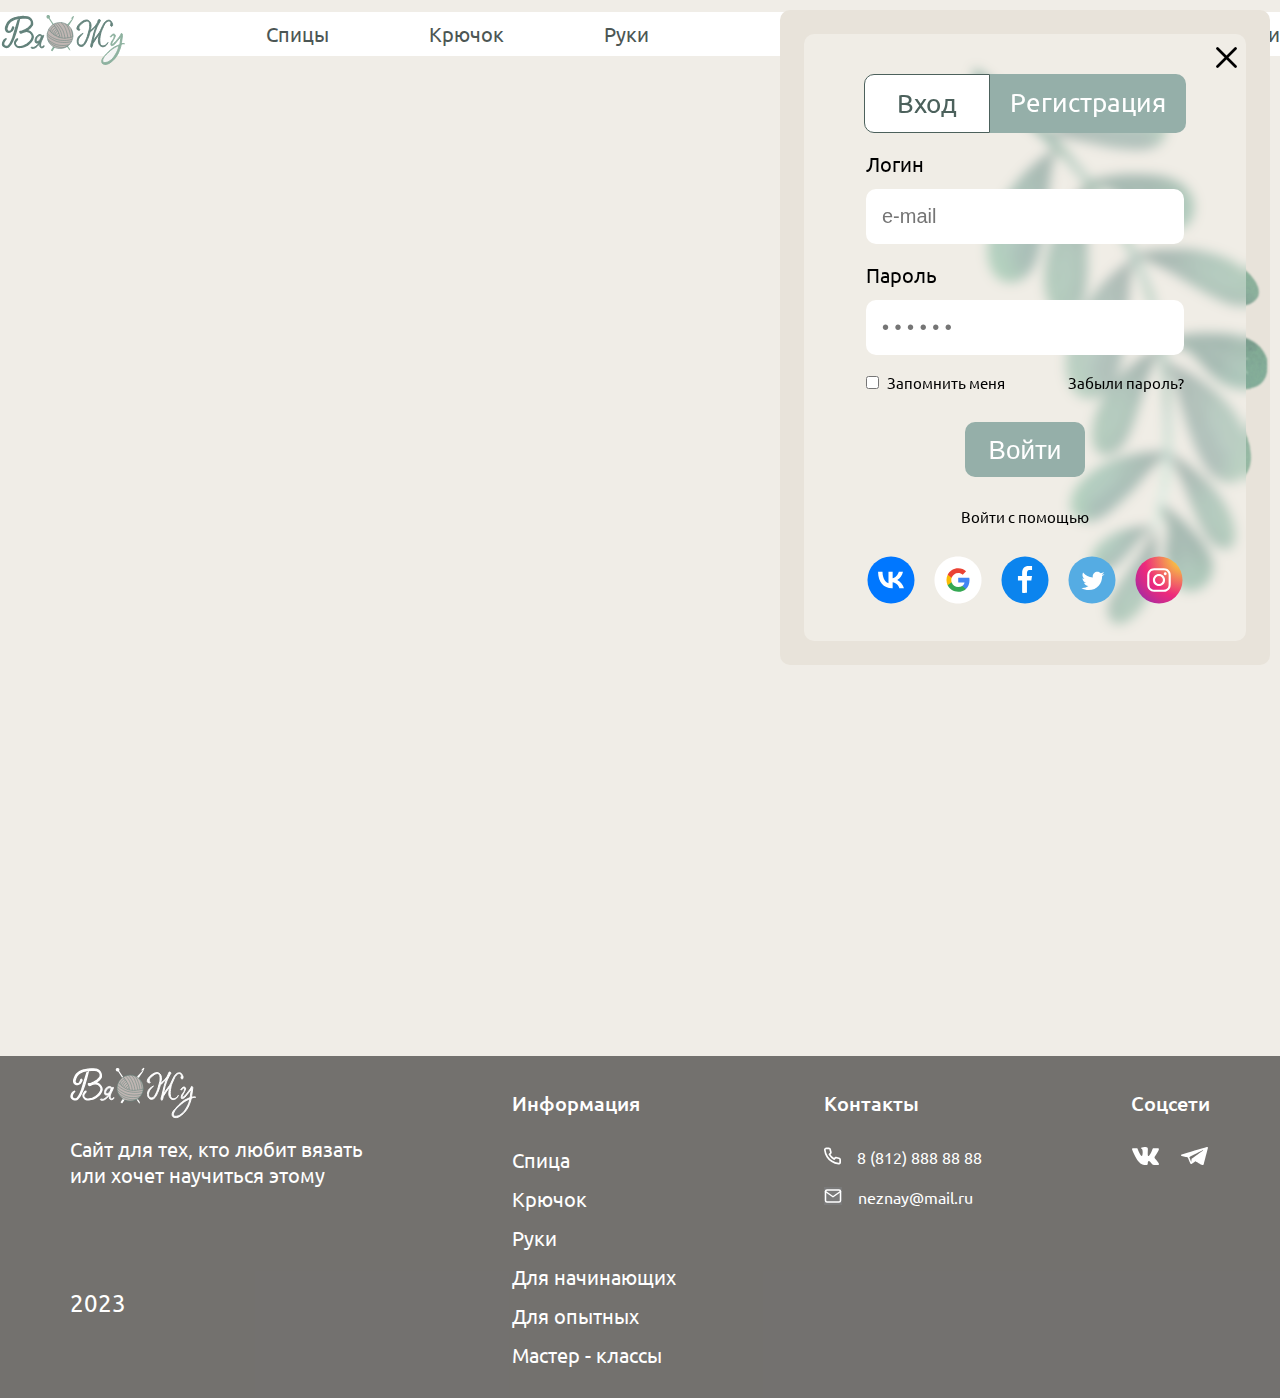
<file: test.html>
<!DOCTYPE html>
<html lang="en">

<head>
    <meta charset="UTF-8">
    <meta http-equiv="X-UA-Compatible" content="IE=edge">
    <meta name="viewport" content="width=device-width, initial-scale=1.0">
    <title>ВяЖу</title>
    <!-- шрифт -->
    <link href="https://fonts.googleapis.com/css2?family=Ubuntu:wght@300;400;500;700&display=swap" rel="stylesheet">
    <!-- стили -->
    <link rel="stylesheet" href="./css/style.css">
    <!-- favicons -->
    <link rel="apple-touch-icon" sizes="57x57" href="./icons/favicons">
    <link rel="apple-touch-icon" sizes="60x60" href="./icons/favicons/apple-icon-60x60.png">
    <link rel="apple-touch-icon" sizes="72x72" href="./icons/favicons/apple-icon-72x72.png">
    <link rel="apple-touch-icon" sizes="76x76" href="./icons/favicons/apple-icon-76x76.png">
    <link rel="apple-touch-icon" sizes="114x114" href="./icons/favicons/apple-icon-114x114.png">
    <link rel="apple-touch-icon" sizes="120x120" href="./icons/favicons/apple-icon-120x120.png">
    <link rel="apple-touch-icon" sizes="144x144" href="./icons/favicons/apple-icon-144x144.png">
    <link rel="apple-touch-icon" sizes="152x152" href="./icons/favicons/apple-icon-152x152.png">
    <link rel="apple-touch-icon" sizes="180x180" href="./icons/favicons/apple-icon-180x180.png">
    <link rel="icon" type="image/png" sizes="192x192" href="./icons/favicons/android-icon-192x192.png">
    <link rel="icon" type="image/png" sizes="32x32" href="./icons/favicons/favicon-32x32.png">
    <link rel="icon" type="image/png" sizes="96x96" href="./icons/favicons/favicon-96x96.png">
    <link rel="icon" type="image/png" sizes="16x16" href="./icons/favicons/favicon-16x16.png">
    <link rel="manifest" href="./icons/favicons/manifest.json">
    <meta name="msapplication-TileColor" content="#ffffff">
    <meta name="msapplication-TileImage" content="./icons/favicons/ms-icon-144x144.png">
    <meta name="theme-color" content="#ffffff">
</head>

<body>

    <!-- Header Nav -->
    <header class="header padding-top-12px">
        <nav class="nav">
            <a href="index.html"><img class="nav__logo margin-right-100px" src="./icons/new-logo-vector.svg" alt=""></a>
            <ul class="nav__menu">
                <li><a class="nav__menu-item margin-right-100px" href="spitsy.html">Спицы</a></li>
                <li><a class="nav__menu-item margin-right-100px" href="kryuchok.html">Крючок</a></li>
                <li><a class="nav__menu-item margin-right-100px" href="ruki.html">Руки</a></li>
            </ul>
            <form class="nav__box-search margin-right-100px" action="#">
                <input class="nav__search " placeholder="Поиск" type="search">
                <button class="nav__btn-search">
                    <img src="./icons/lupa.svg" alt="">
                </button>
            </form>
            <p class="nav__entry open-popup">Войти</p>
        </nav>

        <!-- Темный фон popup'а -->
        <div class="popup-bg"></div>

        <!-- Форма входа -->
        <div class="registration-popup authorization">
            <img class="registration-popup__planet" src="./img/registration-popup-planet-fon.png" alt="">
            <div class="registration-popup__wrapper">
                <img class="registration-popup__exit" src="./icons/x.svg" alt="">
                <div class="title margin-bottom-18px">
                    <h2 class="title__authorization title__authorization_activated">Вход</h2>
                    <h2 class="title__registration title__registration_deactivated">Регистрация</h2>
                </div>
                <form class="form" action="#">
                    <label class="form__text margin-bottom-12px" for="">Логин</label>
                    <input class="form__input margin-bottom-18px" type="email" placeholder="e-mail">
                    <label class="form__text margin-bottom-12px" for="">Пароль</label>
                    <input class="form__input margin-bottom-18px" type="password" placeholder="• • • • • •">
                    <div class="form__wrapp">
                        <p class="form__text3 margin-bottom-30px"><input class="form__checkbox"
                                type="checkbox">Запомнить меня</p>
                        <p class="form__forgot-password form__text3 pointer">Забыли пароль?</p>
                    </div>
                    <button class="form__btn form__btn_authorization margin-bottom-30px">Войти</button>
                    <div class="form__icon-wrapper">
                        <p class="form__text3 margin-bottom-30px">Войти с помощью</p>
                        <a href="#" class="form__icon">
                            <img class="form__img" src="./icons/vk-icon.svg" alt="Вк"></a>
                        <a href="#" class="form__icon">
                            <img class="form__img" src="./icons/google-icon.svg" alt="Google"></a>
                        <a href="#" class="form__icon">
                            <img class="form__img" src="./icons/facebook-icon.svg" alt="facebook"></a>
                        <a href="#" class="form__icon">
                            <img class="form__img" src="./icons/twitter-icon.svg" alt=""></a>
                        <a href="#" class="form__icon">
                            <img class="form__img" src="./icons/instagram-icon.svg" alt="instagram"></a>
                    </div>
                </form>
            </div>
        </div>

        <!-- Форма регистрации -->
        <div class="registration-popup registration">
            <img class="registration-popup__planet" src="./img/registration-popup-planet-fon.png" alt="">
            <div class="registration-popup__wrapper">
                <img class="registration-popup__exit close-registration" src="./icons/x.svg" alt="">
                <div class="title margin-bottom-18px">
                    <h2 class="title__authorization open">Вход</h2>
                    <h2 class="title__registration">Регистрация</h2>
                </div>
                <form class="form" action="#">
                    <label class="form__text margin-bottom-12px" for="">Логин</label>
                    <input class="form__input margin-bottom-18px" type="email" placeholder="e-mail">
                    <label class="form__text margin-bottom-12px" for="">Пароль</label>
                    <input class="form__input margin-bottom-18px" type="password" placeholder="• • • • • •">
                    <label class="form__text margin-bottom-12px" for="">Повторите пароль</label>
                    <input class="form__input margin-bottom-18px" type="password" placeholder="• • • • • •">
                    <p class="form__text2 margin-bottom-30px"><input class="form__checkbox" type="checkbox">Я согласен с
                        политикой
                        конфиденциальности</p>
                    <button class="form__btn">Зарегистрироваться</button>
                </form>
            </div>
        </div>

        <!-- Форма востановления пароля -->
        <div class="registration-popup restore-password">
            <img class="registration-popup__planet" src="./img/registration-popup-planet-fon.png" alt="">
            <div class="registration-popup__wrapper">
                <img class="registration-popup__exit close-restore-password" src="./icons/x.svg" alt="">
                <div class="title margin-bottom-40px">
                    <h2 class="title__registration title__registration_password-recovery">Восстановление пароля</h2>
                </div>
                <form class="form" action="#">
                    <p class="form__text margin-bottom-40px">Пожалуйста, введите адрес электронной почты, указанный в
                        параметрах вашей учетной записи. На него будет отправлен специальный код. После его получения вы
                        сможете ввести новый пароль для вашей учетной записи. </p>
                    <label class="form__text margin-bottom-12px" for="">Адрес электронной почты </label>
                    <input class="form__input margin-bottom-40px" type="email" placeholder="e-mail">
                    <button class="form__btn form__btn_send">Отправить</button>
                </form>
            </div>
        </div>

    </header>

    <main>
        <section class="test-section">







        </section>
    </main>



    <!-- Footer -->
    <footer class="footer">
        <div class="container footer__container">
            <div class="footer-logo">
                <a href="index.html"><img class="footer-logo__logo" src="./icons/new-logo-footer-vector.svg" alt=""></a>
                <p class="footer-logo__description">Сайт для тех, кто любит вязать <br> или хочет научиться этому
                </p>
                <p class="footer-logo__year">2023</p>
            </div>
            <div class="info">
                <h6 class="footer-title margin-bottom-30px padding-top-34px">Информация</h6>
                <ul class="info__footer-menu">
                    <li><a class="info__footer-item" href="#">Спица</a></li>
                    <li><a class="info__footer-item" href="#">Крючок</a></li>
                    <li><a class="info__footer-item" href="#">Руки</a></li>
                    <li><a class="info__footer-item" href="#">Для начинающих</a></li>
                    <li><a class="info__footer-item" href="#">Для опытных</a></li>
                    <li><a class="info__footer-item" href="#">Мастер - классы</a></li>
                </ul>
            </div>
            <div class="contacts">
                <h6 class="footer-title margin-bottom-30px padding-top-34px">Контакты</h6>
                <ul class="contacts__list">
                    <li class="contacts__item margin-bottom-20px"><img class="contacts__footer-icon"
                            src="./icons/footer-phone.svg" alt="">8 (812) 888 88 88</li>
                    <li class="contacts__item"><img class="contacts__footer-icon" src="./icons/footer-mail.svg"
                            alt="">neznay@mail.ru</li>
                </ul>
            </div>
            <div class="social-media">
                <h6 class="footer-title margin-bottom-30px padding-top-34px">Соцсети</h6>
                <a href="#"><img class="social-media__footer-vk" src="./icons/vk.svg" alt="vk"></a>
                <a href="#"><img class="social-media__footer-tel" src="./icons/tel.svg" alt="tel"></a>
            </div>
        </div>
    </footer>


    <script src="./js/popup.js"></script>

</body>

</html>
</file>
<file: css/style.css>
*, ::after, ::before {
  margin: 0;
  padding: 0;
  box-sizing: border-box;
}

html {
  font-size: 62.5%;
}

body {
  font-family: "Ubuntu";
  font-weight: 400;
  background: #F0EDE7;
}

.margin-right-100px {
  margin-right: 10rem;
}

.margin-right-10px {
  margin-right: 1rem;
}

.margin-bottom-80px {
  margin-bottom: 8rem;
}

.margin-bottom-65px {
  margin-bottom: 6.5rem;
}

.margin-bottom-40px {
  margin-bottom: 4rem;
}

.margin-bottom-36px {
  margin-bottom: 3.6rem;
}

.margin-bottom-30px {
  margin-bottom: 3rem;
}

.margin-bottom-20px {
  margin-bottom: 2rem;
}

.margin-bottom-18px {
  margin-bottom: 1.8rem;
}

.margin-bottom-15px {
  margin-bottom: 1.5rem;
}

.margin-bottom-12px {
  margin-bottom: 1.2rem;
}

.padding-bottom-80px {
  padding-bottom: 8rem;
}

.padding-top-90px {
  padding-top: 9rem;
}

.padding-top-80px {
  padding-top: 8rem;
}

.padding-top-40px {
  padding-top: 4rem;
}

.padding-top-30px {
  padding-top: 3rem;
}

.padding-top-12px {
  padding-top: 1.2rem;
}

.padding-top-34px {
  padding-top: 3.4rem;
}

.padding-left-13px {
  padding-left: 1.3rem;
}

.pointer {
  cursor: pointer;
}

.planet-bg {
  position: absolute;
  z-index: 0;
}
.planet-bg_small {
  position: absolute;
  top: 1rem;
  left: 0;
  height: 44.3rem;
}

.while {
  background: #ffffff;
}

.container {
  position: relative;
  width: 114rem;
  margin: 0 auto;
  text-align: center;
  z-index: 1;
}

.section-main {
  background: #F0EDE7;
  position: relative;
}
.section-main__planet-bg {
  height: 60.9rem;
  position: absolute;
  top: 0;
  left: 0;
}

.hamburger {
  display: none;
}

.nav {
  position: relative;
  z-index: 2;
  background: #ffffff;
  display: flex;
  justify-content: space-between;
  align-items: center;
  height: 4.4rem;
}
.nav__logo {
  width: 12.6rem;
  padding-top: 0.8rem;
}
.nav__menu {
  list-style-type: none;
  display: flex;
}
.nav__menu-item {
  display: inline-block;
  text-decoration: none;
  color: #4C5654;
  font-size: 2rem;
  position: relative;
}
.nav__menu-item::after {
  content: "";
  display: block;
  position: absolute;
  right: 0;
  bottom: -0.3rem;
  width: 0;
  height: 0.2rem;
  background-color: black;
  transition: width 0.5s;
}
.nav__menu-item:hover::after {
  content: "";
  width: 100%;
  display: block;
  position: absolute;
  left: 0;
  bottom: -0.3rem;
  height: 0.2rem;
  background-color: #708B85;
  transition: width 0.5s;
}
.nav__box-search {
  display: flex;
}
.nav__search {
  width: 24.9rem;
  height: 3.3rem;
  background: #ffffff;
  border: 0.1rem solid #404E4A;
  border-radius: 1rem 0 0 1rem;
  padding-left: 2.5rem;
  font-size: 2rem;
}
.nav__search:focus {
  outline: none;
}
.nav__btn-search {
  text-align: center;
  text-decoration: none;
  display: inline-block;
  width: 4.4rem;
  height: 3.3rem;
  background: #7A7A78;
  border: 0.1rem solid #404E4A;
  border-left: none;
  border-radius: 0 1rem 1rem 0;
}
.nav__entry {
  text-decoration: none;
  color: #4C5654;
  font-size: 2rem;
  cursor: pointer;
  position: relative;
}
.nav__entry::after {
  content: "";
  display: block;
  position: absolute;
  right: 0;
  bottom: -0.3rem;
  width: 0;
  height: 0.2rem;
  background-color: black;
  transition: width 0.5s;
}
.nav__entry:hover::after {
  content: "";
  width: 100%;
  display: block;
  position: absolute;
  left: 0;
  bottom: -0.3rem;
  height: 0.2rem;
  background-color: #708B85;
  transition: width 0.5s;
}
.nav__lupa {
  width: 2rem;
  height: 2rem;
}
.nav__space {
  display: none;
}

.icon-search {
  padding-top: 0.5rem;
  font-size: 2.2rem;
  color: #ffffff;
}

.first-title {
  font-weight: 500;
  font-size: 3rem;
}
.first-title_left {
  text-align: left;
}

.photo-box {
  display: inline-block;
  overflow: hidden;
  border-radius: 1rem;
}

.card {
  display: inline-block;
  position: relative;
}
.card__photo {
  width: 36.6rem;
  transition: 1s;
  display: block;
}
.card__title {
  padding: 1.8rem 0;
  border-radius: 0 0 1rem 1rem;
  width: 100%;
  color: #ffffff;
  background: rgba(18, 17, 17, 0.42);
  font-weight: 500;
  font-size: 2.4rem;
  position: absolute;
  top: 46.1rem;
  transition: 0.3s all;
}
.card__title_upper {
  top: 10.1rem;
}
.card:hover img {
  transform: scale(1.1);
}
.card:hover .card__title {
  background: #708B85;
}
.card:active .card__title {
  border: 0.5rem solid #ffffff;
}

.wrapper-cards {
  display: flex;
  justify-content: space-between;
}

.wrapper-text {
  display: flex;
  justify-content: space-around;
}

.text {
  color: rgba(0, 0, 0, 0.6);
  font-size: 1.6rem;
  width: 31.7rem;
  text-align: left;
  background: #F0EDE7;
}

.with-title-bg {
  display: flex;
  align-items: center;
  height: 25.7rem;
  background: rgba(0, 0, 0, 0.9) url("../img/yarn-background.png") center/cover no-repeat;
}

.third-title {
  text-align: center;
  color: #ffffff;
  font-weight: 500;
  margin: 0 auto;
}
.third-title__title-top {
  display: block;
  font-size: 3rem;
}
.third-title__title-bottom {
  display: block;
  font-size: 2.4rem;
}

.books {
  padding-top: 6rem;
  min-height: 50rem;
  background: rgba(166, 161, 155, 0.7);
}
.books__container {
  display: flex;
  justify-content: space-between;
}

.right-wrapper {
  display: flex;
}

.book-1 {
  padding: 3.4rem 2rem;
  display: flex;
  justify-content: center;
  align-items: center;
  background: #ffffff;
  width: 65.7rem;
  min-height: 37.8rem;
  border-radius: 1rem;
}

.book-photo-1 {
  margin-right: 4.5rem;
  width: 24.8rem;
}

.book-photo-2 {
  margin-right: 4.5rem;
  width: 10.8rem;
}

.book-photo-3 {
  margin-right: 4.5rem;
  width: 10.8rem;
}

.block-with-text {
  text-align: left;
}
.block-with-text__name-book {
  font-weight: 500;
  font-size: 1.6rem;
}
.block-with-text__rating {
  font-size: 1.6rem;
  margin-bottom: 1rem;
}
.block-with-text__description {
  font-size: 1.6rem;
  text-align-last: left;
}
.block-with-text__link {
  display: flex;
  justify-content: end;
  color: #000000;
  text-decoration: none;
  font-weight: 500;
  font-size: 1.5rem;
  color: rgba(221, 49, 59, 0.56);
}

.book-2 {
  padding: 2.2rem 2rem;
  display: flex;
  justify-content: center;
  align-items: center;
  background: #ffffff;
  width: 46.3rem;
  min-height: 17.8rem;
  border-radius: 1rem;
}

.book-3 {
  padding: 2.2rem 2rem;
  display: flex;
  justify-content: center;
  align-items: center;
  background: #ffffff;
  width: 46.3rem;
  min-height: 17.8rem;
  border-radius: 1rem;
}

.section-videos {
  background: #ffffff;
  min-height: 56.2rem;
}

.video-cards {
  display: flex;
  justify-content: space-between;
  flex-wrap: wrap;
}

.video-card__link {
  display: inline-block;
  margin-bottom: 0.8rem;
}
.video-card__wrapper-preview {
  position: relative;
  display: flex;
  justify-content: center;
  align-items: center;
  width: 56rem;
  height: 32.6rem;
  border: 1px solid #000000;
  border-radius: 1rem;
  background: #F0EDE7;
}
.video-card__triangle {
  height: 5.4rem;
  width: 5.4rem;
  position: absolute;
  top: 50%;
  left: 50%;
  transform: translate(-50%, -50%);
}
.video-card__img {
  width: 54.4rem;
  height: 31rem;
  border-radius: 1rem;
}
.video-card__wrapper-text {
  width: 56rem;
  height: 8.8rem;
  background: #708B85;
  border-radius: 1rem;
  padding: 0.9rem 1.4rem;
}
.video-card__title {
  text-align: left;
  font-size: 1.7rem;
  font-weight: 500;
  color: #ffffff;
  margin-bottom: 0.5rem;
}
.video-card__text {
  text-align: left;
  font-size: 1.5rem;
  color: #ffffff;
}

.single {
  position: relative;
  min-height: 100rem;
  padding-bottom: 1rem;
}
.single__bg-r {
  position: absolute;
  top: 26.2rem;
  right: 0;
  height: 70.9rem;
}
.single__bg-l {
  position: absolute;
  top: 44rem;
  left: 0;
  height: 63.9rem;
}
.single__title {
  color: #000000;
  text-align: left;
  font-size: 3rem;
  font-weight: 500;
}
.single__video {
  width: 100%;
  height: 66.3rem;
  border-radius: 1rem;
  margin-bottom: 4rem;
}
.single__text {
  text-align: left;
  font-size: 1.5rem;
  color: #ffffff;
  background: #708B85;
  border-radius: 1rem;
  padding: 0.9rem 1.4rem;
}
.single__wrapp-single {
  display: flex;
  justify-content: space-between;
  align-items: center;
}
.single__link {
  text-decoration: none;
  font-size: 2rem;
  font-weight: 500;
  color: rgba(0, 0, 0, 0.5019607843);
  background: #D9D9D9;
  display: flex;
  justify-content: center;
  width: 16.6rem;
  padding: 1rem 2rem;
  border-radius: 1rem;
}
.single__icon-link {
  height: 2.4rem;
  padding-left: 2.3rem;
}
.single__wrapp-single-second {
  display: flex;
  align-items: center;
}
.single__youtube-icon {
  height: 4rem;
  margin-right: 1.2rem;
}
.single__text-youtube {
  colot: #000000;
  font-size: 2rem;
  font-weight: 500;
  margin-right: 1.2rem;
}
.single__video-author, .single__date {
  color: rgba(0, 0, 0, 0.5019607843);
  font-size: 2rem;
  font-weight: 500;
  margin-right: 1.2rem;
}
.single__point {
  margin-right: 1.2rem;
}

.btn-show-more {
  width: 17.4rem;
  height: 5.8rem;
  background: #7A7A78;
  box-shadow: 0rem 0.2rem 0.4rem rgba(0, 0, 0, 0.25);
  border-radius: 1rem;
  border: none;
  color: #ffffff;
  font-size: 1.6rem;
  font-weight: 500;
  margin-bottom: 4rem;
  cursor: pointer;
}
.btn-show-more:hover {
  box-shadow: 0 0.4rem 0.4rem rgba(0, 0, 0, 0.25);
  border: 0.1rem solid #000000;
}
.btn-show-more:active {
  background: #585853;
}

.hidden {
  display: none !important;
}

.footer {
  min-height: 34.2rem;
  background: rgba(0, 0, 0, 0.52);
}
.footer__container {
  display: flex;
  justify-content: space-between;
}

.footer-logo {
  padding-top: 0.9rem;
  text-align: left;
}
.footer-logo__logo {
  width: 12.6rem;
  margin-bottom: 1.4rem;
}
.footer-logo__description {
  color: #ffffff;
  font-size: 2rem;
  margin-bottom: 10rem;
}
.footer-logo__year {
  color: #ffffff;
  font-size: 2.4rem;
}

.footer-title {
  color: #ffffff;
  text-align: left;
  font-size: 2rem;
  font-weight: 500;
}

.info__footer-menu {
  text-align: left;
  list-style-type: none;
}
.info__footer-item {
  text-decoration: none;
  color: #ffffff;
  font-size: 2rem;
  position: relative;
}
.info__footer-item::after {
  content: "";
  display: block;
  position: absolute;
  right: 0;
  bottom: -0.3rem;
  width: 0;
  height: 0.2rem;
  background-color: #ffffff;
  transition: width 0.5s;
}
.info__footer-item:hover::after {
  content: "";
  width: 100%;
  display: block;
  position: absolute;
  left: 0;
  bottom: -0.3rem;
  height: 0.2rem;
  background-color: #ffffff;
  transition: width 0.5s;
}
.info li {
  margin-bottom: 1.3rem;
}
.info li:last-child {
  margin-bottom: 0;
}

.contacts__list {
  list-style-type: none;
}
.contacts__item {
  font-size: 1.6rem;
  color: #ffffff;
  display: flex;
}
.contacts__footer-icon {
  margin-right: 1.6rem;
  height: 1.8rem;
}

.social-media__footer-vk {
  margin-right: 2rem;
  height: 1.8rem;
}
.social-media__footer-tel {
  height: 1.8rem;
}

.breadcrumb {
  list-style: none;
  display: flex;
}
.breadcrumb__item {
  color: rgba(0, 0, 0, 0.4392156863);
  font-size: 1.5rem;
  font-weight: 500;
}
.breadcrumb__item::before {
  content: ">";
  margin-right: 1rem;
}
.breadcrumb a {
  text-decoration: none;
  color: rgba(0, 0, 0, 0.4392156863);
}
.breadcrumb__without-sign::before {
  content: normal;
}

.nav-breadcrumb {
  position: relative;
  z-index: 2;
}

.articles {
  position: relative;
  background: #ffffff;
  min-height: 170rem;
  overflow: hidden;
}
.articles__planet-bg-1 {
  height: 62.5rem;
  position: absolute;
  top: -10rem;
  right: -20rem;
}
.articles__planet-bg-2 {
  height: 62.5rem;
  position: absolute;
  top: 35rem;
  left: -1rem;
}
.articles__planet-bg-2_kryuchok {
  top: 42rem;
  left: -1rem;
}

.second-title {
  font-weight: 500;
  font-size: 3rem;
  display: flex;
  align-items: center;
}
.second-title__icon {
  height: 5rem;
}
.second-title_left {
  text-align: left;
}

.second-text {
  font-size: 2rem;
  text-align: left;
}

.block-with-content {
  text-align: left;
  margin-bottom: 4rem;
}
.block-with-content__third-title {
  display: inline-block;
  background: #63827B;
  color: #ffffff;
  font-size: 3rem;
  font-weight: 500;
  text-align: left;
  padding: 1.3rem 4rem;
  border-radius: 1rem;
}
.block-with-content:last-child {
  margin-bottom: 0;
  padding-bottom: 6rem;
}

.wrapper {
  display: flex;
  justify-content: space-between;
}
.wrapper__text {
  display: block;
  background: #F0EDE7;
  font-size: 2rem;
  padding: 2.4rem 2.4rem 0 2.4rem;
  border-radius: 1rem;
  min-height: 32.6rem;
  width: 56rem;
}
.wrapper__text ul {
  padding-left: 3.3rem;
}
.wrapper__text a {
  color: #6CA1DE;
  text-decoration: none;
}
.wrapper__img {
  height: 32.6rem;
}

.calculator-follows {
  position: fixed;
  z-index: 2;
  top: 9rem;
  right: -0.1rem;
  width: 5.3rem;
  height: 21.4rem;
  text-decoration: none;
}
.calculator-follows__text {
  color: #ffffff;
  font-size: 2.4rem;
  writing-mode: vertical-lr;
  transform: rotate(180deg);
  background: #A6A19B;
  padding: 3.2rem 1.2rem;
  border-radius: 0 1rem 1rem 0;
}

.test-section {
  min-height: 100rem;
}

.popup-bg {
  position: fixed;
  width: 100%;
  height: 100%;
  top: 0;
  left: 0;
  z-index: 5;
  background: rgba(18, 17, 17, 0.3490196078);
  transition: opacity 0.1s;
  opacity: 0;
  visibility: hidden;
}
.popup-bg:target {
  opacity: 1;
  visibility: visible;
}
.popup-bg__area {
  position: absolute;
  width: 100%;
  height: 100%;
  top: 0;
  left: 0;
}

.registration-popup {
  z-index: 6;
  padding: 2.4rem;
  position: absolute;
  height: 65.5rem;
  width: 49rem;
  border-radius: 1rem;
  background: #E8E3DA;
  top: 1rem;
  right: 1rem;
  display: none;
}
.registration-popup__planet {
  position: absolute;
  top: 0;
  right: 0;
  width: 29.8rem;
  height: 65.5rem;
}
.registration-popup__wrapper {
  position: relative;
  padding: 4rem 6.2rem 0 6.2rem;
  height: 60.7rem;
  width: 44.2rem;
  background: rgba(254, 254, 251, 0.35);
  backdrop-filter: blur(6px);
  border-radius: 1rem;
}
.registration-popup__exit {
  height: 2.4rem;
  cursor: pointer;
  position: absolute;
  top: 1rem;
  right: 0.9rem;
  margin-bottom: 0.6rem;
  transition: all 0.5s;
}

.title {
  display: flex;
  justify-content: center;
}
.title__authorization {
  font-size: 2.6rem;
  color: #ffffff;
  background: #95AFA9;
  padding: 1.25rem 3.2rem;
  border-radius: 1rem 0 0 1rem;
  font-weight: 400;
  cursor: pointer;
}
.title__authorization_activated {
  color: #4C615C;
  background: #ffffff;
  border: 1px solid #4C615C;
}
.title__registration {
  font-size: 2.6rem;
  color: #4C615C;
  background: #ffffff;
  padding: 1.25rem 2rem;
  border-radius: 0 1rem 1rem 0;
  border: 1px solid #4C615C;
  font-weight: 400;
  cursor: pointer;
}
.title__registration_deactivated {
  color: #ffffff;
  background: #95AFA9;
  border: none;
}
.title__registration_password-recovery {
  border: none;
  border-radius: 1rem;
  padding: 1.25rem 1rem;
}

.form {
  display: flex;
  flex-direction: column;
}
.form__text {
  font-size: 2rem;
  color: #000000;
}
.form__text2 {
  font-size: 1.3rem;
  color: #000000;
}
.form__text3 {
  font-size: 1.5rem;
  color: #000000;
}
.form__input {
  border: none;
  border-radius: 1rem;
  background: #ffffff;
  width: 31.8rem;
  height: 5.5rem;
  font-size: 2rem;
  padding-left: 1.6rem;
}
.form__checkbox {
  border: none;
  margin-right: 0.8rem;
}
.form__wrapp {
  display: flex;
  justify-content: space-between;
}
.form__btn {
  color: #ffffff;
  font-size: 2.6rem;
  background: #95AFA9;
  padding: 1.25rem 3.35rem;
  border: none;
  border-radius: 1rem;
  cursor: pointer;
}
.form__btn_authorization {
  width: 12rem;
  height: 5.5rem;
  padding: 1.25rem 2.2rem;
  margin-right: auto;
  margin-left: auto;
}
.form__btn_send {
  width: 20.9rem;
  height: 5.5rem;
  padding: 1.25rem 3.85rem;
  margin-right: auto;
  margin-left: auto;
}
.form__img {
  height: 4.8rem;
}
.form__icon-wrapper {
  text-align: center;
}
.form__icon {
  display: inline-block;
  margin-right: 1.7rem;
}
.form__icon:last-child {
  margin-right: 0;
}

.authorization {
  display: block;
}

.section-error {
  min-height: 95.4rem;
  background: #F0EDE7;
}
.section-error__wrapper {
  min-height: 59.5rem;
  width: 95rem;
  border: 0.3rem solid #638272;
  border-radius: 1rem;
  margin: 0 auto;
}
.section-error__img {
  min-height: 18.4rem;
  width: 31.3rem;
}
.section-error__title {
  color: #000000;
  font-size: 3.2rem;
  font-weight: 400;
}
.section-error__text {
  color: #000000;
  font-size: 2rem;
}

.btn-wrapper__btn {
  display: inline-block;
  width: 12.7rem;
  text-decoration: none;
  color: #ffffff;
  background: #7A7A78;
  border: 0.1rem solid #000000;
  border-radius: 1rem;
  padding: 1.4rem 0;
  font-size: 2rem;
  margin-right: 7.3rem;
  transition: 0.5s all;
}
.btn-wrapper__btn:last-child {
  margin-right: 0;
}
.btn-wrapper__btn:hover {
  background: #63827B;
}

.section-with-videos {
  min-height: 50rem;
  background: #ffffff;
}
.section-with-videos__container {
  text-align: left;
  position: relative;
}

.space-between {
  height: 10rem;
  width: 100%;
}
.space-between_small {
  height: 4.5rem;
}

.wrapper-dropdown-3 {
  /* Size and position */
  position: absolute;
  width: 26.2rem;
  margin: 0 auto;
  padding: 1rem;
  /* Styles */
  background: #7A7A78;
  border-radius: 1rem;
  box-shadow: 0 0.4rem 0.4rem rgba(0, 0, 0, 0.25);
  cursor: pointer;
  outline: none;
  /* Font settings */
  font-weight: 500;
  color: #ffffff;
  font-size: 2.4rem;
  padding-left: 2rem;
}

.wrapper-dropdown-3:after {
  content: "";
  width: 0;
  height: 0;
  position: absolute;
  right: 1.5rem;
  top: 50%;
  margin-top: -0.3rem;
  border-width: 1.2rem 0.8rem 0 0.8rem;
  border-style: solid;
  border-color: #D9D9D9 transparent;
}

.wrapper-dropdown-3 .dropdown {
  /* Size & position */
  position: absolute;
  top: 110%;
  left: 0;
  right: 0;
  /* Styles */
  background: white;
  border-radius: inherit;
  border: 0.1rem solid #4C615C;
  font-weight: normal;
  -webkit-transition: all 0.5s ease-in;
  -moz-transition: all 0.5s ease-in;
  -ms-transition: all 0.5s ease-in;
  -o-transition: all 0.5s ease-in;
  transition: all 0.5s ease-in;
  list-style: none;
  /* Hiding */
  opacity: 0;
  pointer-events: none;
  z-index: 2;
}

.wrapper-dropdown-3 .dropdown li a {
  display: block;
  font-weight: 500;
  padding: 1rem;
  text-decoration: none;
  color: #4C615C;
  -webkit-transition: all 0.3s ease-out;
  -moz-transition: all 0.3s ease-out;
  -ms-transition: all 0.3s ease-out;
  -o-transition: all 0.3s ease-out;
  transition: all 0.3s ease-out;
}

.wrapper-dropdown-3 .dropdown li i {
  float: right;
  color: inherit;
}

.wrapper-dropdown-3 .dropdown li:first-of-type a {
  border-radius: 1rem 1rem 0 0;
}

.wrapper-dropdown-3 .dropdown li:last-of-type a {
  border: none;
  border-radius: 0 0 1rem 1rem;
}

/* Hover state */
.wrapper-dropdown-3 .dropdown li:hover a {
  background: #f3f8f8;
}

/* Active state */
.wrapper-dropdown-3.active .dropdown {
  opacity: 1;
  pointer-events: auto;
}

::-webkit-scrollbar {
  width: 15px;
}

::-webkit-scrollbar-track {
  background: #708B85;
}

::-webkit-scrollbar-thumb {
  background: #404E4A;
  border-radius: 1rem;
  border: 2px solid #708B85;
}

@media (max-width: 1199px) {
  html {
    font-size: 52.5%;
  }
  .container {
    width: 960px;
  }
}
@media (max-width: 991px) {
  html {
    font-size: 43.75%;
  }
  .container {
    width: 720px;
  }
  .card__photo {
    width: 233px;
  }
  .card__title {
    padding: 10px;
    font-size: 17px;
    top: 295px;
  }
  .card__title_upper {
    top: 66px;
  }
  .book-1 {
    padding: 15px 10px;
    width: 380px;
  }
  .book-photo-1 {
    margin-right: 10px;
  }
  .book-photo-2 {
    margin-right: 10px;
  }
  .book-photo-3 {
    margin-right: 10px;
  }
  .video-card__wrapper-text {
    height: 70px;
    width: 350px;
  }
  .video-card__wrapper-preview {
    width: 350px;
  }
  .video-card__img {
    width: 340px;
  }
  .single__video {
    width: 720px;
  }
  .wrapper__img {
    width: 355px;
  }
  .wrapper__text {
    width: 355px;
  }
  .single__video {
    height: 59.3rem;
  }
}
@media (max-width: 767px) {
  .container {
    width: 540px;
  }
  .nav__menu-item {
    color: #ffffff;
    font-size: 20px;
    margin-right: 0;
  }
  .nav__menu {
    display: none;
    flex-direction: column;
    justify-content: space-evenly;
    align-items: center;
    height: 100%;
    position: fixed;
    z-index: 100;
    top: 0;
    right: 0;
    height: 100vh;
    width: 50%;
    background: #708B85;
    opacity: 0;
    transform: translateX(381px);
    transition: 0.6s all;
  }
  .nav__menu_active {
    display: flex;
    opacity: 1;
    transform: translateX(0);
  }
  .hamburger {
    position: relative;
    display: block;
    width: 30px;
    height: 14px;
    z-index: 101;
  }
  .hamburger span {
    height: 2px;
    width: 100%;
    display: block;
    background: #000000;
    margin-bottom: 4px;
    transition: 1s all;
  }
  .hamburger span:last-child {
    margin-bottom: 0;
  }
  .hamburger_active {
    position: fixed;
    right: 0;
  }
  .hamburger_active span {
    margin-bottom: -2px;
  }
  .hamburger_active span:nth-child(1) {
    transform: translateY(6px) rotate(-45deg);
  }
  .hamburger_active span:nth-child(2) {
    display: none;
  }
  .hamburger_active span:nth-child(3) {
    transform: translateY(6px) rotate(45deg);
  }
  .wrapper-text {
    display: none;
  }
  .card {
    margin-bottom: 10px;
  }
  .card__photo {
    width: 175px;
  }
  .card__title {
    padding: 10px 0;
    font-size: 15px;
    top: 213px;
  }
  .card__title_upper {
    top: 41px;
  }
  .section-main__planet-bg {
    height: 300px;
  }
  .first-title {
    padding-top: 32px;
  }
  .third-title__title-top {
    font-size: 18px;
  }
  .third-title__title-bottom {
    font-size: 14px;
  }
  .with-title-bg {
    height: 140px;
  }
  .books {
    padding-top: 14px;
  }
  .books__container {
    display: flex;
    flex-direction: column;
    justify-content: start;
    align-items: center;
  }
  .book-1 {
    width: 100%;
    margin-bottom: 14px;
    min-height: 215px;
  }
  .book-2 {
    width: 100%;
  }
  .book-3 {
    width: 100%;
    margin-bottom: 14px;
  }
  .book-photo-1 {
    width: 150px;
  }
  .video-cards {
    justify-content: center;
  }
  .nav-breadcrumb {
    display: none;
  }
  .planet-bg_small {
    height: 180px;
  }
  .wrapper-cards {
    margin-bottom: 30px;
  }
  .wrapper {
    display: flex;
    flex-direction: column-reverse;
    align-items: center;
  }
  .wrapper__img {
    width: 458px;
    height: 100%;
    margin-bottom: 10px;
  }
  .wrapper__text {
    width: 458px;
    min-height: 130px;
    padding-bottom: 15px;
  }
  .articles__planet-bg-1 {
    height: 350px;
  }
  .articles__planet-bg-2 {
    height: 350px;
  }
  .single__video {
    width: 540px;
  }
  .section-error {
    padding-top: 30px;
  }
  .section-error__img {
    padding-top: 30px;
  }
  .section-error__wrapper {
    width: 500px;
    min-height: 360px;
  }
  .single__title {
    padding-top: 30px;
  }
  .single__video {
    height: 44.3rem;
  }
}
@media (max-width: 575px) {
  .container {
    width: 100%;
  }
  .wrapper-cards {
    flex-direction: column;
    align-items: center;
  }
  .card {
    width: 90%;
  }
  .card__photo {
    width: 100%;
    object-fit: cover;
    height: 230px;
  }
  .card__photo_mini {
    object-fit: contain;
    height: 100%;
  }
  .card__title {
    width: 100%;
    top: 43%;
    font-size: 25px;
    border-radius: 0;
  }
  .card__title_upper {
    top: 60%;
  }
  .planet-bg_small {
    display: none;
  }
  .section-main__planet-bg {
    display: none;
  }
  .book-1 {
    width: 90%;
  }
  .book-2 {
    width: 90%;
  }
  .book-3 {
    width: 90%;
  }
  .right-wrapper {
    justify-content: center;
  }
  .left-wrapper {
    display: flex;
    flex-direction: column;
    align-items: center;
  }
  .book-photo-1 {
    width: 118px;
  }
  .video-card {
    width: 90%;
  }
  .video-card__wrapper-text {
    width: 100%;
  }
  .video-card__img {
    width: 100%;
    height: 100%;
    padding: 5px;
  }
  .video-card__wrapper-preview {
    width: 100%;
    height: 100%;
  }
  .video-card__link {
    width: 100%;
  }
  .video-cards {
    flex-direction: column;
    align-items: center;
  }
  .footer__container {
    justify-content: space-between;
    flex-wrap: wrap;
  }
  .footer-logo {
    width: 206px;
  }
  .info {
    width: 150px;
  }
  .social-media {
    width: 150px;
  }
  .nav__search {
    width: 30vw;
  }
  .first-title_left {
    text-align: center;
  }
  .wrapper__text {
    width: 95%;
  }
  .wrapper__img {
    width: 95%;
  }
  .single__video {
    width: 100%;
    height: 50rem;
  }
  .photo-box {
    width: 100%;
  }
  .section-error {
    min-height: 79.4rem;
  }
  .section-error__wrapper {
    width: 348px;
  }
  .btn-wrapper {
    display: flex;
    flex-direction: column;
    align-items: center;
  }
  .btn-wrapper__btn {
    margin-right: 0;
    margin-bottom: 20px;
  }
}/*# sourceMappingURL=style.css.map */
</file>
